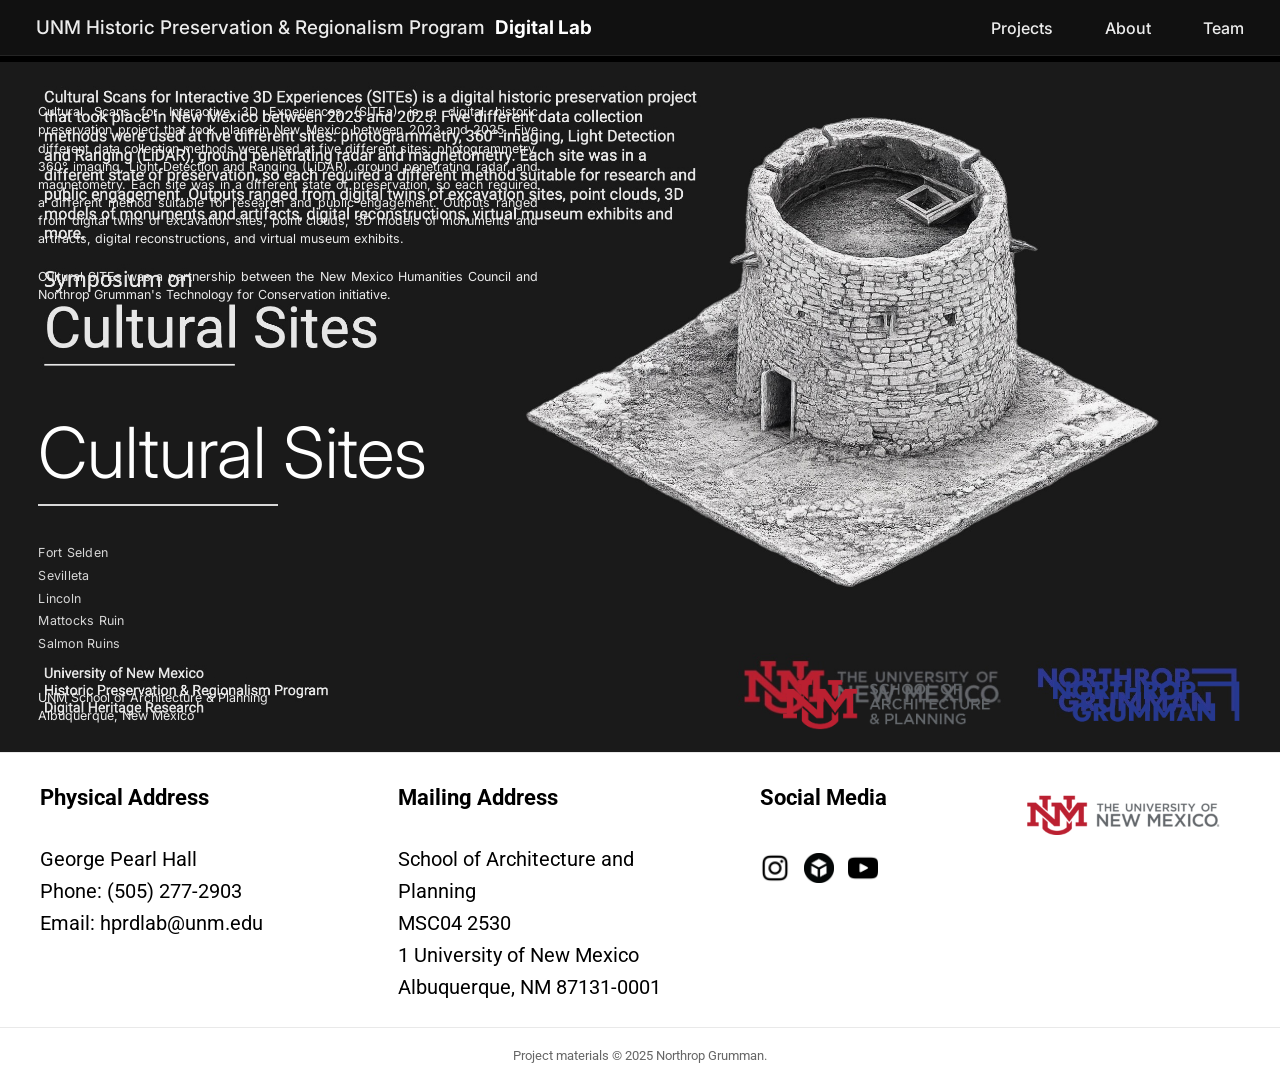
<file: index.html>
<!DOCTYPE html>
<html lang="en">

<head>

    <meta charset="UTF-8">

    <meta name="viewport" content="width=device-width, initial-scale=1.0">

    <title>UNM Historic Preservation & Regionalism Digital Lab</title>

    <!-- Google Fonts -->

    <link rel="preconnect" href="https://fonts.googleapis.com">

    <link rel="preconnect" href="https://fonts.gstatic.com" crossorigin>

    <link href="https://fonts.googleapis.com/css2?family=Inter:wght@300;400;500;600;700&family=Roboto:wght@400;700&display=swap" rel="stylesheet">

    <!-- Stylesheets -->

    <link rel="stylesheet" href="css/style.css">

    <link rel="stylesheet" href="css/nav.css">

    <link rel="stylesheet" href="css/footer.css">

    <link rel="stylesheet" href="css/responsive.css">

</head>

<body>

<!-- =====================================
     NAVIGATION
===================================== -->

<header class="navbar">

    <div class="container">

    <a href="index.html" class="logo">

        <span class="program">

            UNM Historic Preservation &amp; Regionalism Program

        </span>

        <span class="digital">

            Digital Lab

        </span>

    </a>

    <!-- HAMBURGER BUTTON -->

    <button
        class="menu-toggle"
        aria-label="Toggle navigation">

        ☰

    </button>

    <nav>

        <ul>

            <li>

                <a href="projects.html">Projects</a>

            </li>

            <li>

                <a href="about.html">About</a>

            </li>

            <li>

                <a href="team.html">Team</a>

            </li>

        </ul>

    </nav>

</div>

</header>

<!-- =====================================
     HOMEPAGE
===================================== -->

<main class="hero">

    <img
        src="assets/images/homepage-board.jpg"
        class="hero-board"
        alt="Homepage Background">

    <div class="hero-content">        <!-- =====================================
             INTRODUCTION
        ====================================== -->

        <div class="intro">

            <p>

                Cultural Scans for Interactive 3D Experiences (SITEs) is a digital historic preservation project that took place in New Mexico between 2023 and 2025. Five different data collection methods were used at five different sites: photogrammetry, 360° imaging, Light Detection and Ranging (LiDAR), ground penetrating radar, and magnetometry. Each site was in a different state of preservation, so each required a different method suitable for research and public engagement. Outputs ranged from digital twins of excavation sites, point clouds, 3D models of monuments and artifacts, digital reconstructions, and virtual museum exhibits.

            </p>

            <br>

            <p>

                Cultural SITEs was a partnership between the New Mexico Humanities Council and Northrop Grumman's Technology for Conservation initiative.

            </p>

        </div>



        <!-- =====================================
             TITLE
        ====================================== -->

        <div class="title-block">

            <h1>

                Cultural Sites

            </h1>

            <div class="title-line"></div>

        </div>

        <!-- =====================================
             PROJECT SITES
        ====================================== -->

        <div class="site-links">

    <a href="fort-selden.html">Fort Selden</a>

    <a href="sevilleta-pueblo.html">Sevilleta</a>

    <a href="lincoln.html">Lincoln</a>

    <a href="mattock-ruins.html">Mattocks Ruin</a>

    <a href="salmon-ruins.html">Salmon Ruins</a>

</div>        <!-- =====================================
             HOMEPAGE LOCATION
        ====================================== -->

        <div class="homepage-location">

            <p>

                UNM School of Architecture &amp; Planning

                <br>

                Albuquerque, New Mexico

            </p>

        </div>



        <!-- =====================================
             HOMEPAGE LOGOS
        ====================================== -->

        <div class="homepage-logos">

            <img
                src="assets/images/university-of-new-mexico-logo-png_seeklogo-479477.png"
                alt="University of New Mexico"
                class="unm-logo">

            <img
                src="assets/images/northrop-grumman-logo-png_seeklogo-531010.png"
                alt="Northrop Grumman"
                class="northrop-logo">

        </div>

    </div>

</main>



<!-- =====================================
     FOOTER
===================================== -->

<footer class="site-footer">

    <div class="footer-container">

    <div class="footer-column">

        <h3>Physical Address</h3>

        <p>

            George Pearl Hall<br>

            Phone: (505) 277-2903<br>

            Email: hprdlab@unm.edu

        </p>

    </div>

    <div class="footer-column">

        <h3>Mailing Address</h3>

        <p>

            School of Architecture and Planning<br>

            MSC04 2530<br>

            1 University of New Mexico<br>

            Albuquerque, NM 87131-0001

        </p>

    </div>

    <div class="footer-column">

        <h3>Social Media</h3>

        <div class="social-icons">

            <a href="https://www.instagram.com/unm.hpr?utm_source=ig_web_button_share_sheet&igsh=ZDNlZDc0MzIxNw=="
               target="_blank"
               rel="noopener noreferrer">

                <img src="assets/images/instagram-53.png"
                     alt="Instagram">

            </a>

            <a href="https://sketchfab.com/UNM-HPR"
               target="_blank"
               rel="noopener noreferrer">

                <img src="assets/images/sketchfab-logo-black.png"
                     alt="Sketchfab">

            </a>

            <a href="https://youtube.com/@unm_hpr?si=vCM55bL8tyHvq-td"
               target="_blank"
               rel="noopener noreferrer">

                <img src="assets/images/YOUTUBE.png"
                     alt="YouTube">

            </a>

        </div>

    </div>

    <div class="footer-logo">

        <a href="https://www.unm.edu/"
           target="_blank"
           rel="noopener noreferrer">

            <img src="assets/images/university-of-new-mexico-logo-notext.png"
                 alt="University of New Mexico">

        </a>

    </div>

</div>

<div class="footer-credit">

    Project materials © 2025 Northrop Grumman.

</div>

<script src="js/main.js"></script>

</body>

</html>
</file>
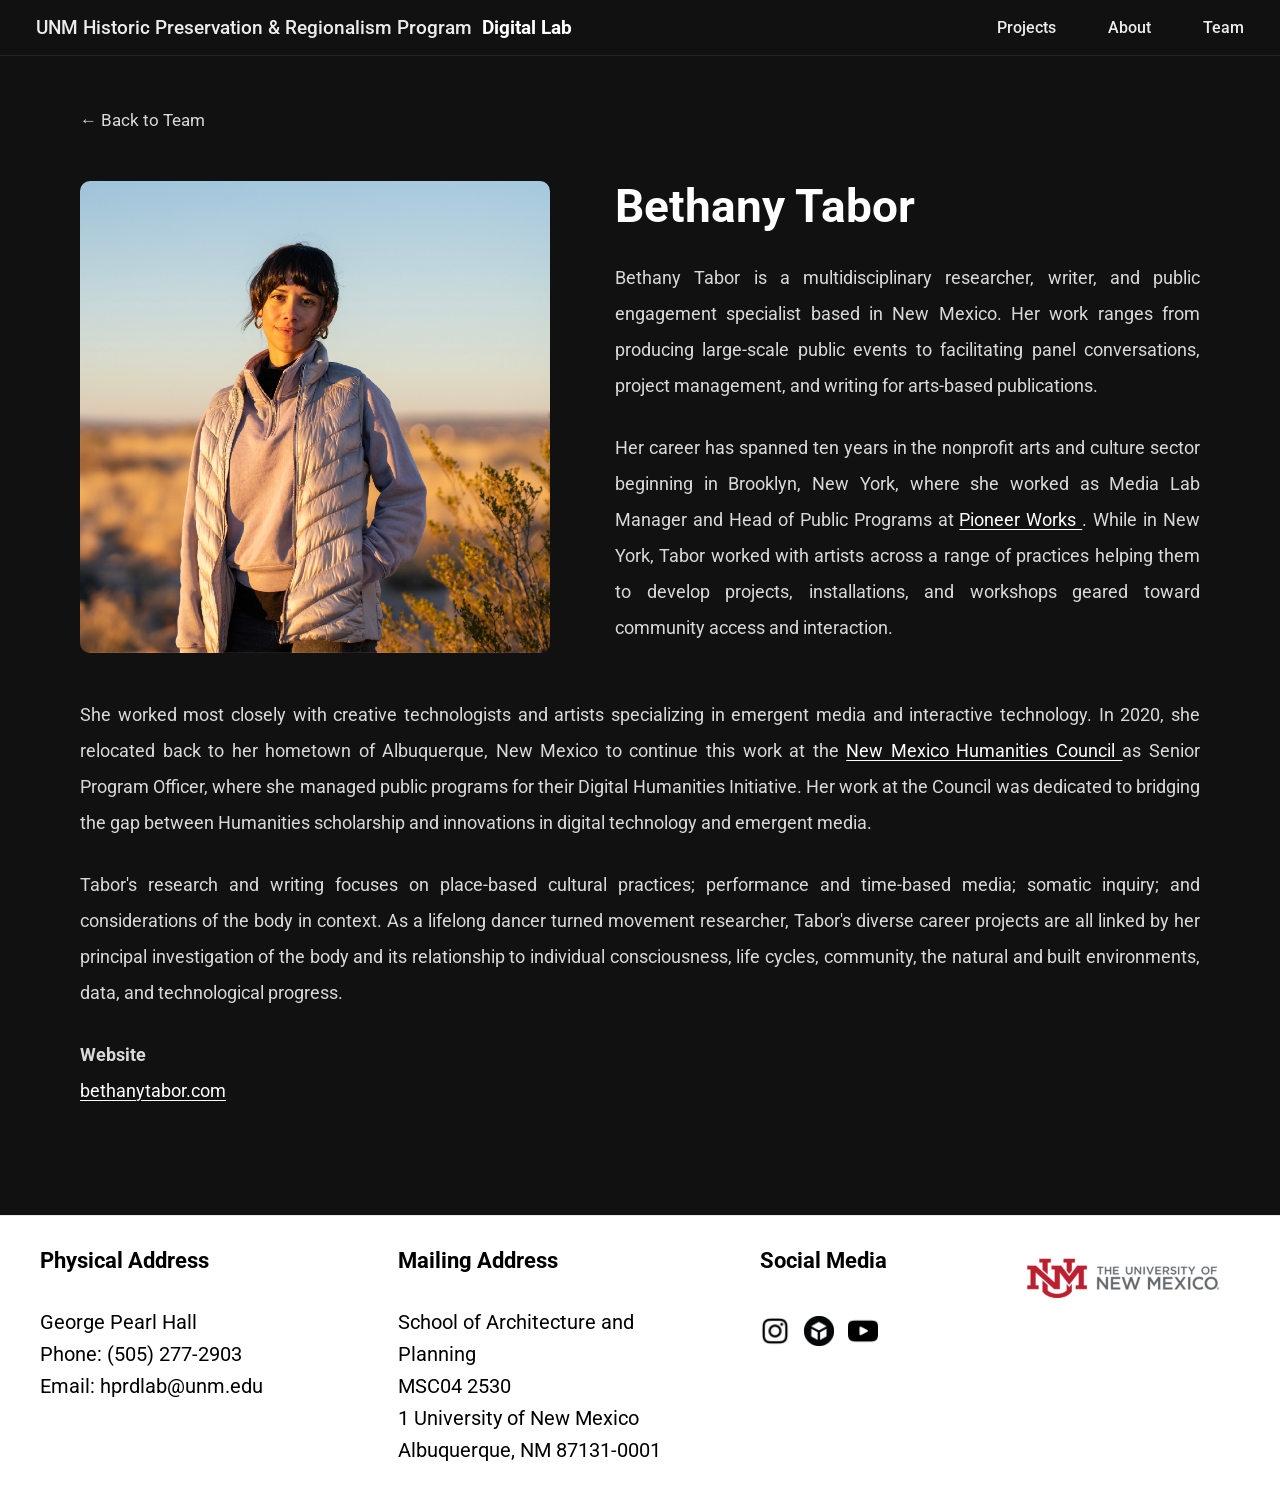
<file: bethany-tabor.html>
<!DOCTYPE html>
<html lang="en">

<head>

    <meta charset="UTF-8">

    <meta name="viewport"
          content="width=device-width, initial-scale=1.0">

    <title>Bethany Tabor | UNM Historic Preservation & Regionalism Digital Lab</title>

    <!-- Google Fonts -->

    <link rel="preconnect"
          href="https://fonts.googleapis.com">

    <link rel="preconnect"
          href="https://fonts.gstatic.com"
          crossorigin>

    <link href="https://fonts.googleapis.com/css2?family=Roboto:wght@300;400;500;700&display=swap"
          rel="stylesheet">

    <!-- CSS -->

    <link rel="stylesheet" href="css/style.css">
    <link rel="stylesheet" href="css/nav.css">
    <link rel="stylesheet" href="css/footer.css">
    <link rel="stylesheet" href="css/responsive.css">
    <link rel="stylesheet" href="css/omid-profile.css">

</head>

<body>

<!-- =====================================
     NAVIGATION
===================================== -->

<header class="navbar">

    <div class="container">

    <a href="index.html" class="logo">

        <span class="program">

            UNM Historic Preservation &amp; Regionalism Program

        </span>

        <span class="digital">

            Digital Lab

        </span>

    </a>

    <!-- HAMBURGER BUTTON -->

    <button
        class="menu-toggle"
        aria-label="Toggle navigation">

        ☰

    </button>

    <nav>

        <ul>

            <li>

                <a href="projects.html">Projects</a>

            </li>

            <li>

                <a href="about.html">About</a>

            </li>

            <li>

                <a href="team.html">Team</a>

            </li>

        </ul>

    </nav>

</div>

</header>

<!-- =====================================
     PROFILE
===================================== -->

<main class="profile-page">

    <div class="profile-container">

        <a href="team.html"
           class="back-link">

            ← Back to Team

        </a>

        <div class="profile-grid">

            <div class="profile-image">

                <img
                    src="assets/images/BETHANY.jpg"
                    alt="Bethany Tabor">

            </div>

            <div class="profile-content">

                <h1>

                    Bethany Tabor

                </h1>

                <p>

                    Bethany Tabor is a multidisciplinary researcher, writer, and public engagement specialist based in New Mexico. Her work ranges from producing large-scale public events to facilitating panel conversations, project management, and writing for arts-based publications.

                </p>

                <p>

                    Her career has spanned ten years in the nonprofit arts and culture sector beginning in Brooklyn, New York, where she worked as Media Lab Manager and Head of Public Programs at

                    <a href="https://pioneerworks.org"
                       target="_blank"
                       rel="noopener noreferrer">

                        Pioneer Works

                    </a>.

                    While in New York, Tabor worked with artists across a range of practices helping them to develop projects, installations, and workshops geared toward community access and interaction.

                </p>

            </div>

        </div><!-- =====================================
     FULL WIDTH BIOGRAPHY
===================================== -->

<div class="profile-full">

    <p>

        She worked most closely with creative technologists and artists specializing in emergent media and interactive technology. In 2020, she relocated back to her hometown of Albuquerque, New Mexico to continue this work at the

        <a href="https://newmexicohumanities.org"
           target="_blank"
           rel="noopener noreferrer">

            New Mexico Humanities Council

        </a>

        as Senior Program Officer, where she managed public programs for their Digital Humanities Initiative. Her work at the Council was dedicated to bridging the gap between Humanities scholarship and innovations in digital technology and emergent media.

    </p>

    <p>

        Tabor's research and writing focuses on place-based cultural practices; performance and time-based media; somatic inquiry; and considerations of the body in context. As a lifelong dancer turned movement researcher, Tabor's diverse career projects are all linked by her principal investigation of the body and its relationship to individual consciousness, life cycles, community, the natural and built environments, data, and technological progress.

    </p>

    <!-- =====================================
         WEBSITE
    ====================================== -->

    <p>

        <strong>Website</strong><br>

        <a href="https://bethanytabor.com/"
           target="_blank"
           rel="noopener noreferrer">

            bethanytabor.com

        </a>

    </p>

</div>

</div>

</main><!-- =====================================
     FOOTER
===================================== -->

<footer class="site-footer">

    <div class="footer-container">

        <!-- =====================================
             PHYSICAL ADDRESS
        ====================================== -->

        <div class="footer-column">

            <h3>

                Physical Address

            </h3>

            <p>

                George Pearl Hall<br>

                Phone: (505) 277-2903<br>

                Email: hprdlab@unm.edu

            </p>

        </div>

        <!-- =====================================
             MAILING ADDRESS
        ====================================== -->

        <div class="footer-column">

            <h3>

                Mailing Address

            </h3>

            <p>

                School of Architecture and Planning<br>

                MSC04 2530<br>

                1 University of New Mexico<br>

                Albuquerque, NM 87131-0001

            </p>

        </div>

        <!-- =====================================
             SOCIAL MEDIA
        ====================================== -->

        <div class="footer-column">

            <h3>

                Social Media

            </h3>

            <div class="social-icons">

                <a
                    href="https://www.instagram.com/unm.hpr?utm_source=ig_web_button_share_sheet&igsh=ZDNlZDc0MzIxNw=="
                    target="_blank"
                    rel="noopener noreferrer">

                    <img
                        src="assets/images/instagram-53.png"
                        alt="Instagram">

                </a>

                <a
                    href="https://sketchfab.com/UNM-HPR"
                    target="_blank"
                    rel="noopener noreferrer">

                    <img
                        src="assets/images/sketchfab-logo-black.png"
                        alt="Sketchfab">

                </a>

                <a
                    href="https://youtube.com/@unm_hpr?si=vCM55bL8tyHvq-td"
                    target="_blank"
                    rel="noopener noreferrer">

                    <img
                        src="assets/images/YOUTUBE.png"
                        alt="YouTube">

                </a>

            </div>

        </div>

        <!-- =====================================
             UNM LOGO
        ====================================== -->

        <div class="footer-logo">

            <a
                href="https://www.unm.edu/"
                target="_blank"
                rel="noopener noreferrer">

                <img
                    src="assets/images/university-of-new-mexico-logo-notext.png"
                    alt="University of New Mexico">

            </a>

        </div>

    </div>

</footer>

<script src="js/main.js"></script>

</body>

</html>
</file>
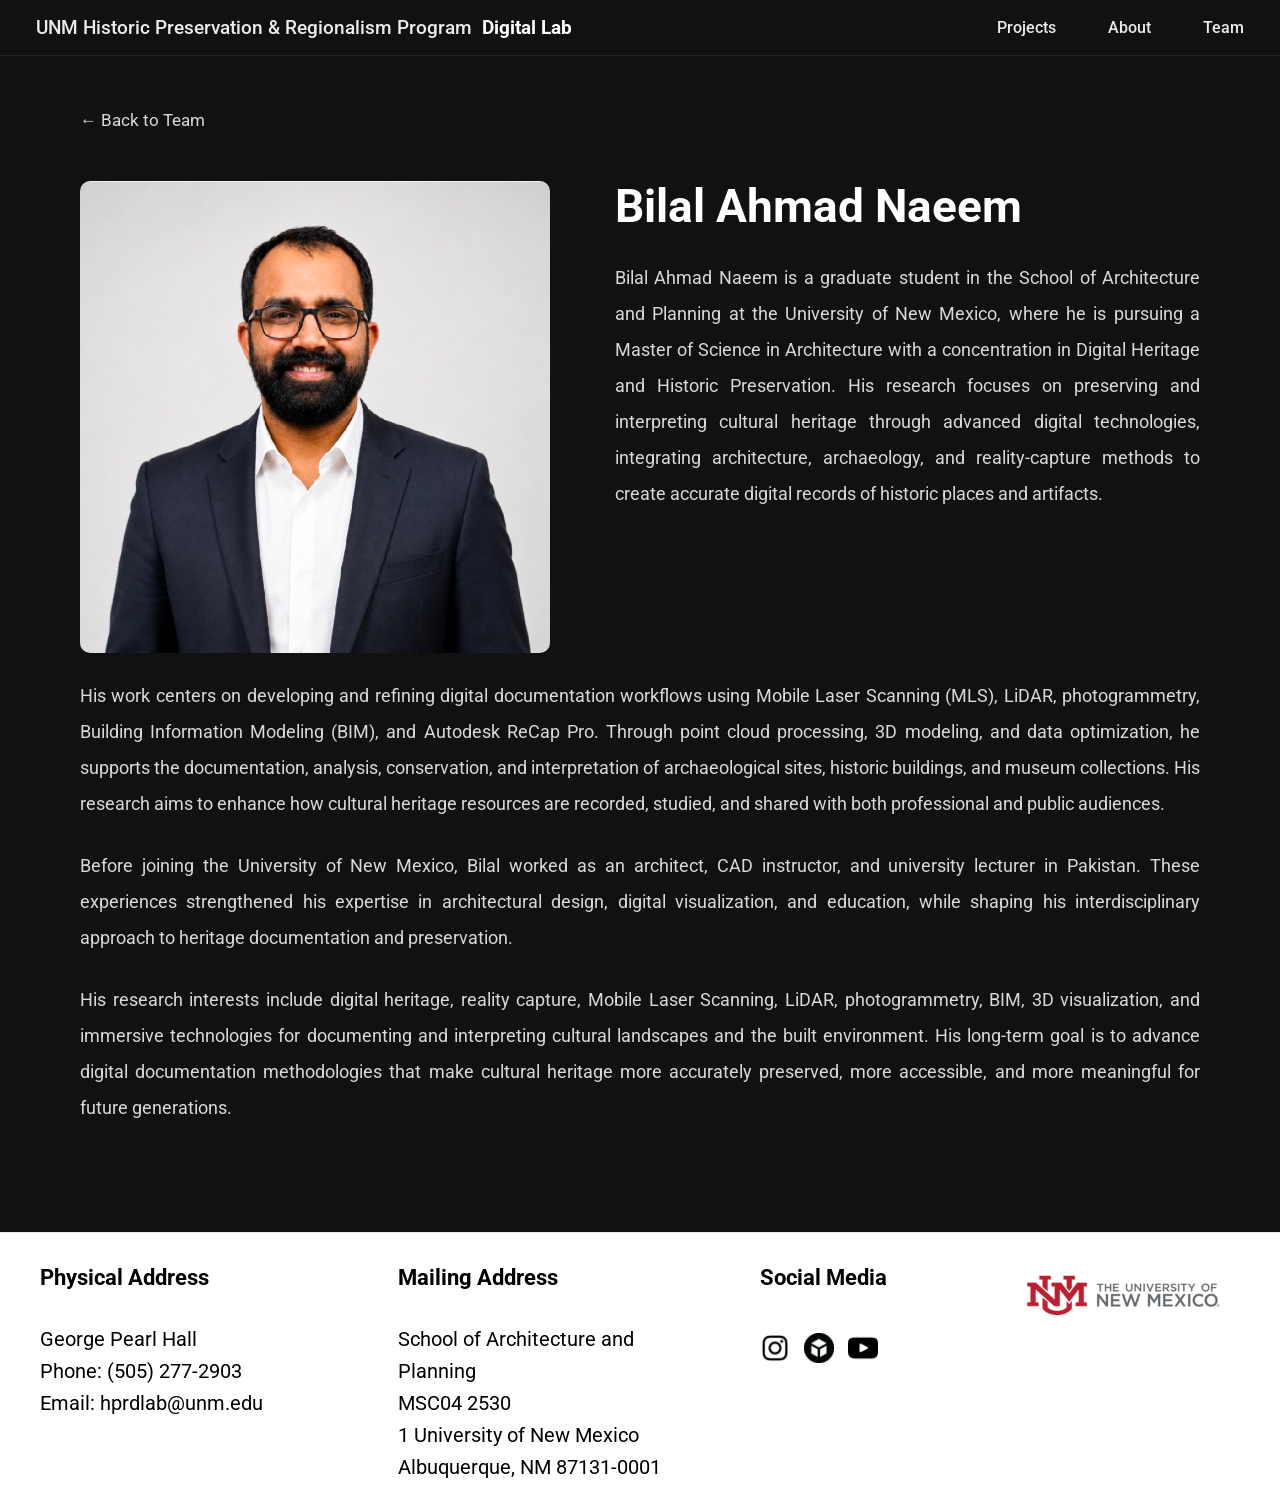
<file: bilal-ahmad-naeem.html>
<!DOCTYPE html>
<html lang="en">

<head>

    <meta charset="UTF-8">

    <meta name="viewport"
          content="width=device-width, initial-scale=1.0">

    <title>Bilal Ahmad Naeem | UNM Historic Preservation & Regionalism Digital Lab</title>

    <!-- Google Fonts -->

    <link rel="preconnect"
          href="https://fonts.googleapis.com">

    <link rel="preconnect"
          href="https://fonts.gstatic.com"
          crossorigin>

    <link href="https://fonts.googleapis.com/css2?family=Roboto:wght@300;400;500;700&display=swap"
          rel="stylesheet">

    <!-- CSS -->

    <link rel="stylesheet" href="css/style.css">
    <link rel="stylesheet" href="css/nav.css">
    <link rel="stylesheet" href="css/footer.css">
    <link rel="stylesheet" href="css/responsive.css">
    <link rel="stylesheet" href="css/omid-profile.css">

</head>

<body>

<!-- =====================================
     NAVIGATION
===================================== -->

<header class="navbar">

    <div class="container">

    <a href="index.html" class="logo">

        <span class="program">

            UNM Historic Preservation &amp; Regionalism Program

        </span>

        <span class="digital">

            Digital Lab

        </span>

    </a>

    <!-- HAMBURGER BUTTON -->

    <button
        class="menu-toggle"
        aria-label="Toggle navigation">

        ☰

    </button>

    <nav>

        <ul>

            <li>

                <a href="projects.html">Projects</a>

            </li>

            <li>

                <a href="about.html">About</a>

            </li>

            <li>

                <a href="team.html">Team</a>

            </li>

        </ul>

    </nav>

</div>

</header>

<!-- =====================================
     PROFILE
===================================== -->

<main class="profile-page">

    <div class="profile-container">

        <a href="team.html"
           class="back-link">

            ← Back to Team

        </a>

        <div class="profile-grid">

            <div class="profile-image">

                <img
                    src="assets/images/BILAL.jpg"
                    alt="Bilal Ahmad Naeem">

            </div>

            <div class="profile-content">

                <h1>

                    Bilal Ahmad Naeem

                </h1>

                <p>

                    Bilal Ahmad Naeem is a graduate student in the School of Architecture and Planning at the University of New Mexico, where he is pursuing a Master of Science in Architecture with a concentration in Digital Heritage and Historic Preservation. His research focuses on preserving and interpreting cultural heritage through advanced digital technologies, integrating architecture, archaeology, and reality-capture methods to create accurate digital records of historic places and artifacts.

                </p>

            </div>

        </div>        <!-- =====================================
             FULL WIDTH BIOGRAPHY
        ====================================== -->

        <div class="profile-full">

            <p>

                His work centers on developing and refining digital documentation workflows using Mobile Laser Scanning (MLS), LiDAR, photogrammetry, Building Information Modeling (BIM), and Autodesk ReCap Pro. Through point cloud processing, 3D modeling, and data optimization, he supports the documentation, analysis, conservation, and interpretation of archaeological sites, historic buildings, and museum collections. His research aims to enhance how cultural heritage resources are recorded, studied, and shared with both professional and public audiences.

            </p>

            <p>

                Before joining the University of New Mexico, Bilal worked as an architect, CAD instructor, and university lecturer in Pakistan. These experiences strengthened his expertise in architectural design, digital visualization, and education, while shaping his interdisciplinary approach to heritage documentation and preservation.

            </p>

            <p>

                His research interests include digital heritage, reality capture, Mobile Laser Scanning, LiDAR, photogrammetry, BIM, 3D visualization, and immersive technologies for documenting and interpreting cultural landscapes and the built environment. His long-term goal is to advance digital documentation methodologies that make cultural heritage more accurately preserved, more accessible, and more meaningful for future generations.

            </p>

        </div>

    </div>

</main><!-- =====================================
     FOOTER
===================================== -->

<footer class="site-footer">

    <div class="footer-container">

        <!-- =====================================
             PHYSICAL ADDRESS
        ====================================== -->

        <div class="footer-column">

            <h3>

                Physical Address

            </h3>

            <p>

                George Pearl Hall<br>

                Phone: (505) 277-2903<br>

                Email: hprdlab@unm.edu

            </p>

        </div>

        <!-- =====================================
             MAILING ADDRESS
        ====================================== -->

        <div class="footer-column">

            <h3>

                Mailing Address

            </h3>

            <p>

                School of Architecture and Planning<br>

                MSC04 2530<br>

                1 University of New Mexico<br>

                Albuquerque, NM 87131-0001

            </p>

        </div>

        <!-- =====================================
             SOCIAL MEDIA
        ====================================== -->

        <div class="footer-column">

            <h3>

                Social Media

            </h3>

            <div class="social-icons">

                <a
                    href="https://www.instagram.com/unm.hpr?utm_source=ig_web_button_share_sheet&igsh=ZDNlZDc0MzIxNw=="
                    target="_blank"
                    rel="noopener noreferrer">

                    <img
                        src="assets/images/instagram-53.png"
                        alt="Instagram">

                </a>

                <a
                    href="https://sketchfab.com/UNM-HPR"
                    target="_blank"
                    rel="noopener noreferrer">

                    <img
                        src="assets/images/sketchfab-logo-black.png"
                        alt="Sketchfab">

                </a>

                <a
                    href="https://youtube.com/@unm_hpr?si=vCM55bL8tyHvq-td"
                    target="_blank"
                    rel="noopener noreferrer">

                    <img
                        src="assets/images/YOUTUBE.png"
                        alt="YouTube">

                </a>

            </div>

        </div>

        <!-- =====================================
             UNM LOGO
        ====================================== -->

        <div class="footer-logo">

            <a
                href="https://www.unm.edu/"
                target="_blank"
                rel="noopener noreferrer">

                <img
                    src="assets/images/university-of-new-mexico-logo-notext.png"
                    alt="University of New Mexico">

            </a>

        </div>

    </div>

</footer>

<script src="js/main.js"></script>

</body>

</html>
</file>
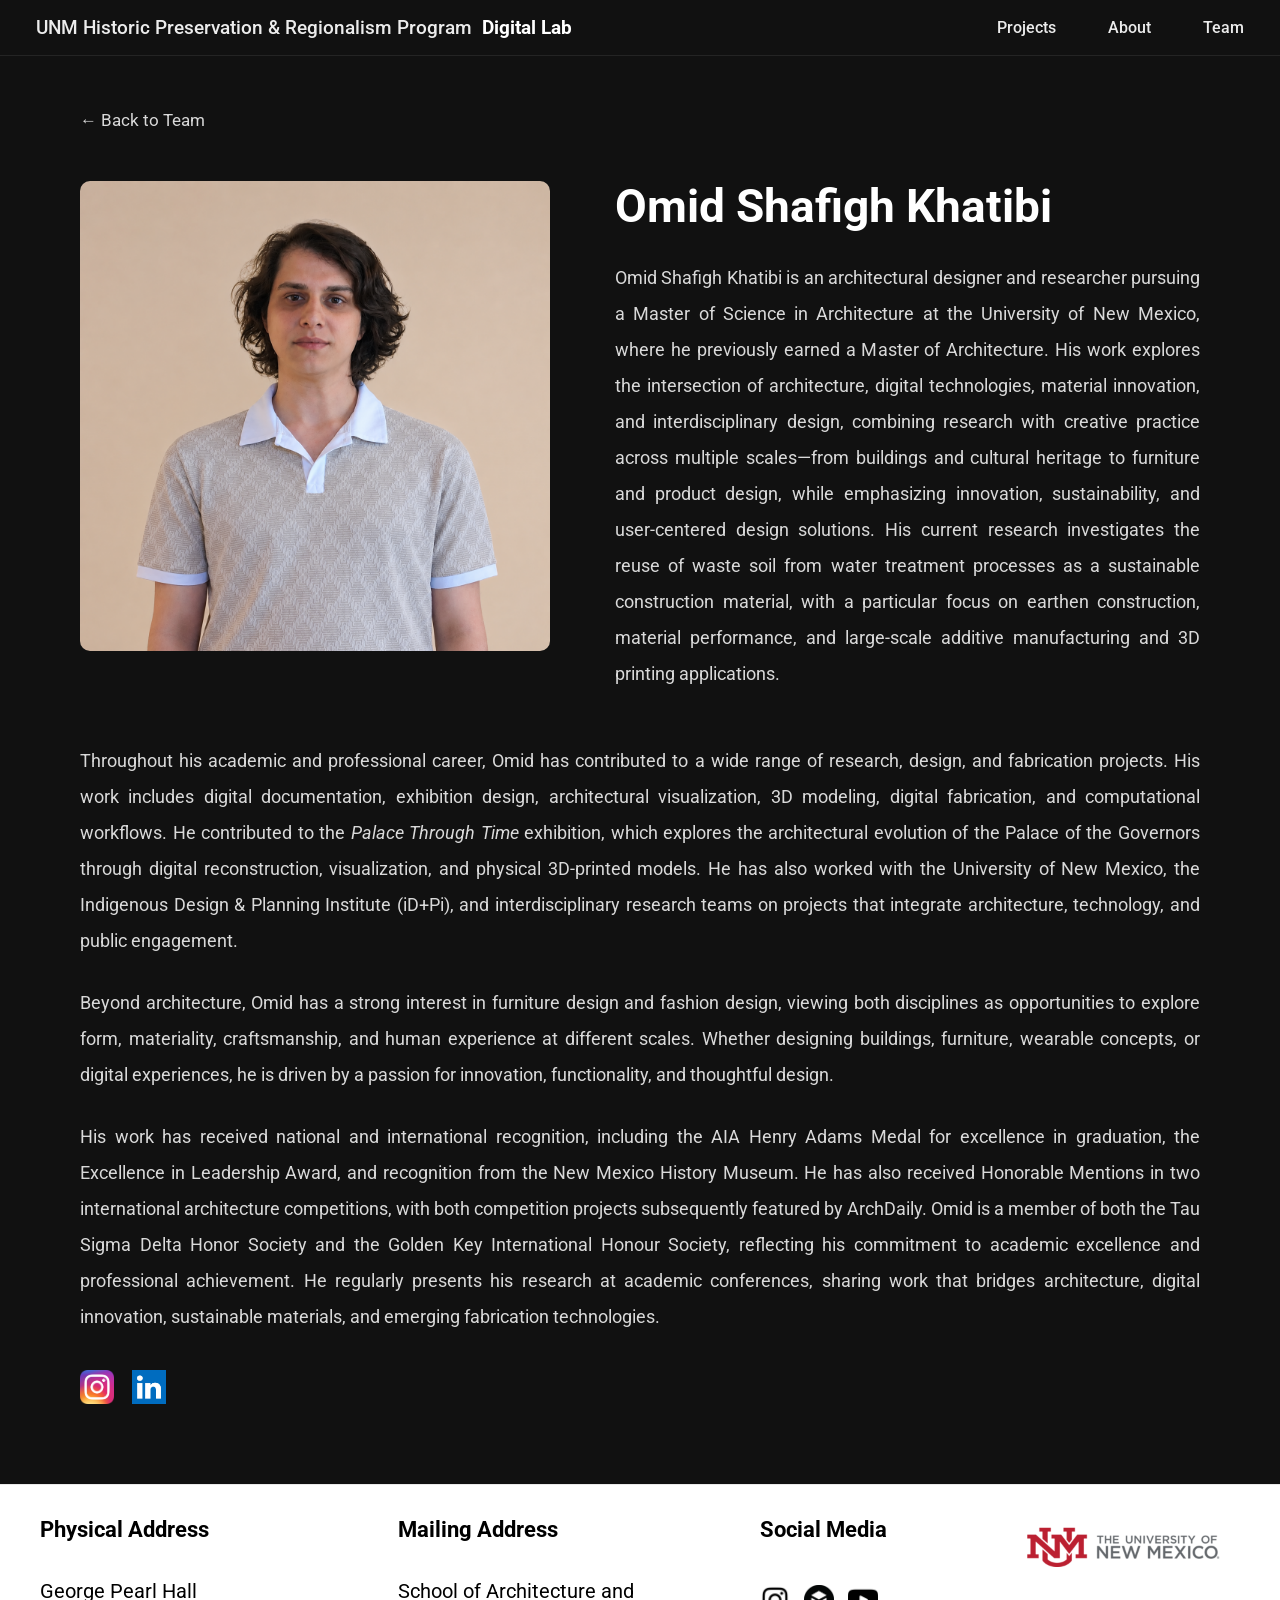
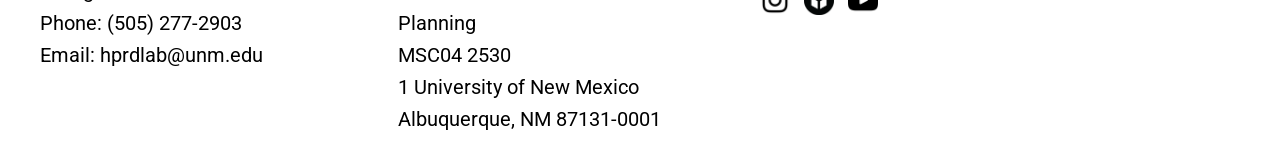
<file: omid-shafigh-khatibi.html>
<!DOCTYPE html>
<html lang="en">

<head>

    <meta charset="UTF-8">

    <meta name="viewport"
          content="width=device-width, initial-scale=1.0">

    <title>Omid Shafigh Khatibi | UNM Historic Preservation & Regionalism Digital Lab</title>

    <!-- Google Fonts -->

    <link rel="preconnect"
          href="https://fonts.googleapis.com">

    <link rel="preconnect"
          href="https://fonts.gstatic.com"
          crossorigin>

    <link href="https://fonts.googleapis.com/css2?family=Roboto:wght@300;400;500;700&display=swap"
          rel="stylesheet">

    <!-- CSS -->

    <link rel="stylesheet" href="css/style.css">
    <link rel="stylesheet" href="css/nav.css">
    <link rel="stylesheet" href="css/footer.css">
    <link rel="stylesheet" href="css/responsive.css">
    <link rel="stylesheet" href="css/omid-profile.css">

</head>

<body>

<!-- =====================================
     NAVIGATION
===================================== -->

<header class="navbar">

    <div class="container">

    <a href="index.html" class="logo">

        <span class="program">

            UNM Historic Preservation &amp; Regionalism Program

        </span>

        <span class="digital">

            Digital Lab

        </span>

    </a>

    <!-- HAMBURGER BUTTON -->

    <button
        class="menu-toggle"
        aria-label="Toggle navigation">

        ☰

    </button>

    <nav>

        <ul>

            <li>

                <a href="projects.html">Projects</a>

            </li>

            <li>

                <a href="about.html">About</a>

            </li>

            <li>

                <a href="team.html">Team</a>

            </li>

        </ul>

    </nav>

</div>

</header>

<!-- =====================================
     PROFILE
===================================== -->

<main class="profile-page">

    <div class="profile-container">

        <a href="team.html"
           class="back-link">

            ← Back to Team

        </a>

        <div class="profile-grid">

            <div class="profile-image">

                <img
                    src="assets/images/OMID.jpg"
                    alt="Omid Shafigh Khatibi">

            </div>

            <div class="profile-content">

                <h1>

                    Omid Shafigh Khatibi

                </h1>

                <p>

                    Omid Shafigh Khatibi is an architectural designer and researcher pursuing a Master of Science in Architecture at the University of New Mexico, where he previously earned a Master of Architecture. His work explores the intersection of architecture, digital technologies, material innovation, and interdisciplinary design, combining research with creative practice across multiple scales—from buildings and cultural heritage to furniture and product design, while emphasizing innovation, sustainability, and user-centered design solutions. His current research investigates the reuse of waste soil from water treatment processes as a sustainable construction material, with a particular focus on earthen construction, material performance, and large-scale additive manufacturing and 3D printing applications.
                </p>

            </div>

        </div>

        <!-- =====================================
             FULL WIDTH BIOGRAPHY
        ====================================== -->

        <div class="profile-full">    <p>

        Throughout his academic and professional career, Omid has contributed to a wide range of research, design, and fabrication projects. His work includes digital documentation, exhibition design, architectural visualization, 3D modeling, digital fabrication, and computational workflows. He contributed to the <em>Palace Through Time</em> exhibition, which explores the architectural evolution of the Palace of the Governors through digital reconstruction, visualization, and physical 3D-printed models. He has also worked with the University of New Mexico, the Indigenous Design & Planning Institute (iD+Pi), and interdisciplinary research teams on projects that integrate architecture, technology, and public engagement.

    </p>

    <p>

        Beyond architecture, Omid has a strong interest in furniture design and fashion design, viewing both disciplines as opportunities to explore form, materiality, craftsmanship, and human experience at different scales. Whether designing buildings, furniture, wearable concepts, or digital experiences, he is driven by a passion for innovation, functionality, and thoughtful design.

    </p>

    <p>

        His work has received national and international recognition, including the AIA Henry Adams Medal for excellence in graduation, the Excellence in Leadership Award, and recognition from the New Mexico History Museum. He has also received Honorable Mentions in two international architecture competitions, with both competition projects subsequently featured by ArchDaily. Omid is a member of both the Tau Sigma Delta Honor Society and the Golden Key International Honour Society, reflecting his commitment to academic excellence and professional achievement. He regularly presents his research at academic conferences, sharing work that bridges architecture, digital innovation, sustainable materials, and emerging fabrication technologies.

    </p>

    <!-- =====================================
         SOCIAL LINKS
    ====================================== -->

    <div class="profile-social">

        <a
            href="https://www.instagram.com/archofomid/"
            target="_blank"
            rel="noopener noreferrer"
            aria-label="Instagram">

            <img
                src="assets/images/insta.png"
                alt="Instagram">

        </a>

        <a
            href="https://www.linkedin.com/in/omidshkh?utm_source=share_via&utm_content=profile&utm_medium=member_ios"
            target="_blank"
            rel="noopener noreferrer"
            aria-label="LinkedIn">

            <img
                src="assets/images/link.png"
                alt="LinkedIn">

        </a>

    </div>

</div></div>

</main>

<!-- =====================================
     FOOTER
===================================== -->

<footer class="site-footer">

    <div class="footer-container">

        <!-- =====================================
             PHYSICAL ADDRESS
        ====================================== -->

        <div class="footer-column">

            <h3>

                Physical Address

            </h3>

            <p>

                George Pearl Hall<br>

                Phone: (505) 277-2903<br>

                Email: hprdlab@unm.edu

            </p>

        </div>

        <!-- =====================================
             MAILING ADDRESS
        ====================================== -->

        <div class="footer-column">

            <h3>

                Mailing Address

            </h3>

            <p>

                School of Architecture and Planning<br>

                MSC04 2530<br>

                1 University of New Mexico<br>

                Albuquerque, NM 87131-0001

            </p>

        </div>

        <!-- =====================================
             SOCIAL MEDIA
        ====================================== -->

        <div class="footer-column">

            <h3>

                Social Media

            </h3>

            <div class="social-icons">

                <a
                    href="https://www.instagram.com/unm.hpr?utm_source=ig_web_button_share_sheet&igsh=ZDNlZDc0MzIxNw=="
                    target="_blank"
                    rel="noopener noreferrer">

                    <img
                        src="assets/images/instagram-53.png"
                        alt="Instagram">

                </a>

                <a
                    href="https://sketchfab.com/UNM-HPR"
                    target="_blank"
                    rel="noopener noreferrer">

                    <img
                        src="assets/images/sketchfab-logo-black.png"
                        alt="Sketchfab">

                </a>

                <a
                    href="https://youtube.com/@unm_hpr?si=vCM55bL8tyHvq-td"
                    target="_blank"
                    rel="noopener noreferrer">

                    <img
                        src="assets/images/YOUTUBE.png"
                        alt="YouTube">

                </a>

            </div>

        </div>

        <!-- =====================================
             UNM LOGO
        ====================================== -->

        <div class="footer-logo">

            <a
                href="https://www.unm.edu/"
                target="_blank"
                rel="noopener noreferrer">

                <img
                    src="assets/images/university-of-new-mexico-logo-notext.png"
                    alt="University of New Mexico">

            </a>

        </div>

    </div>

</footer>

<script src="js/main.js"></script>

</body>

</html>
</file>
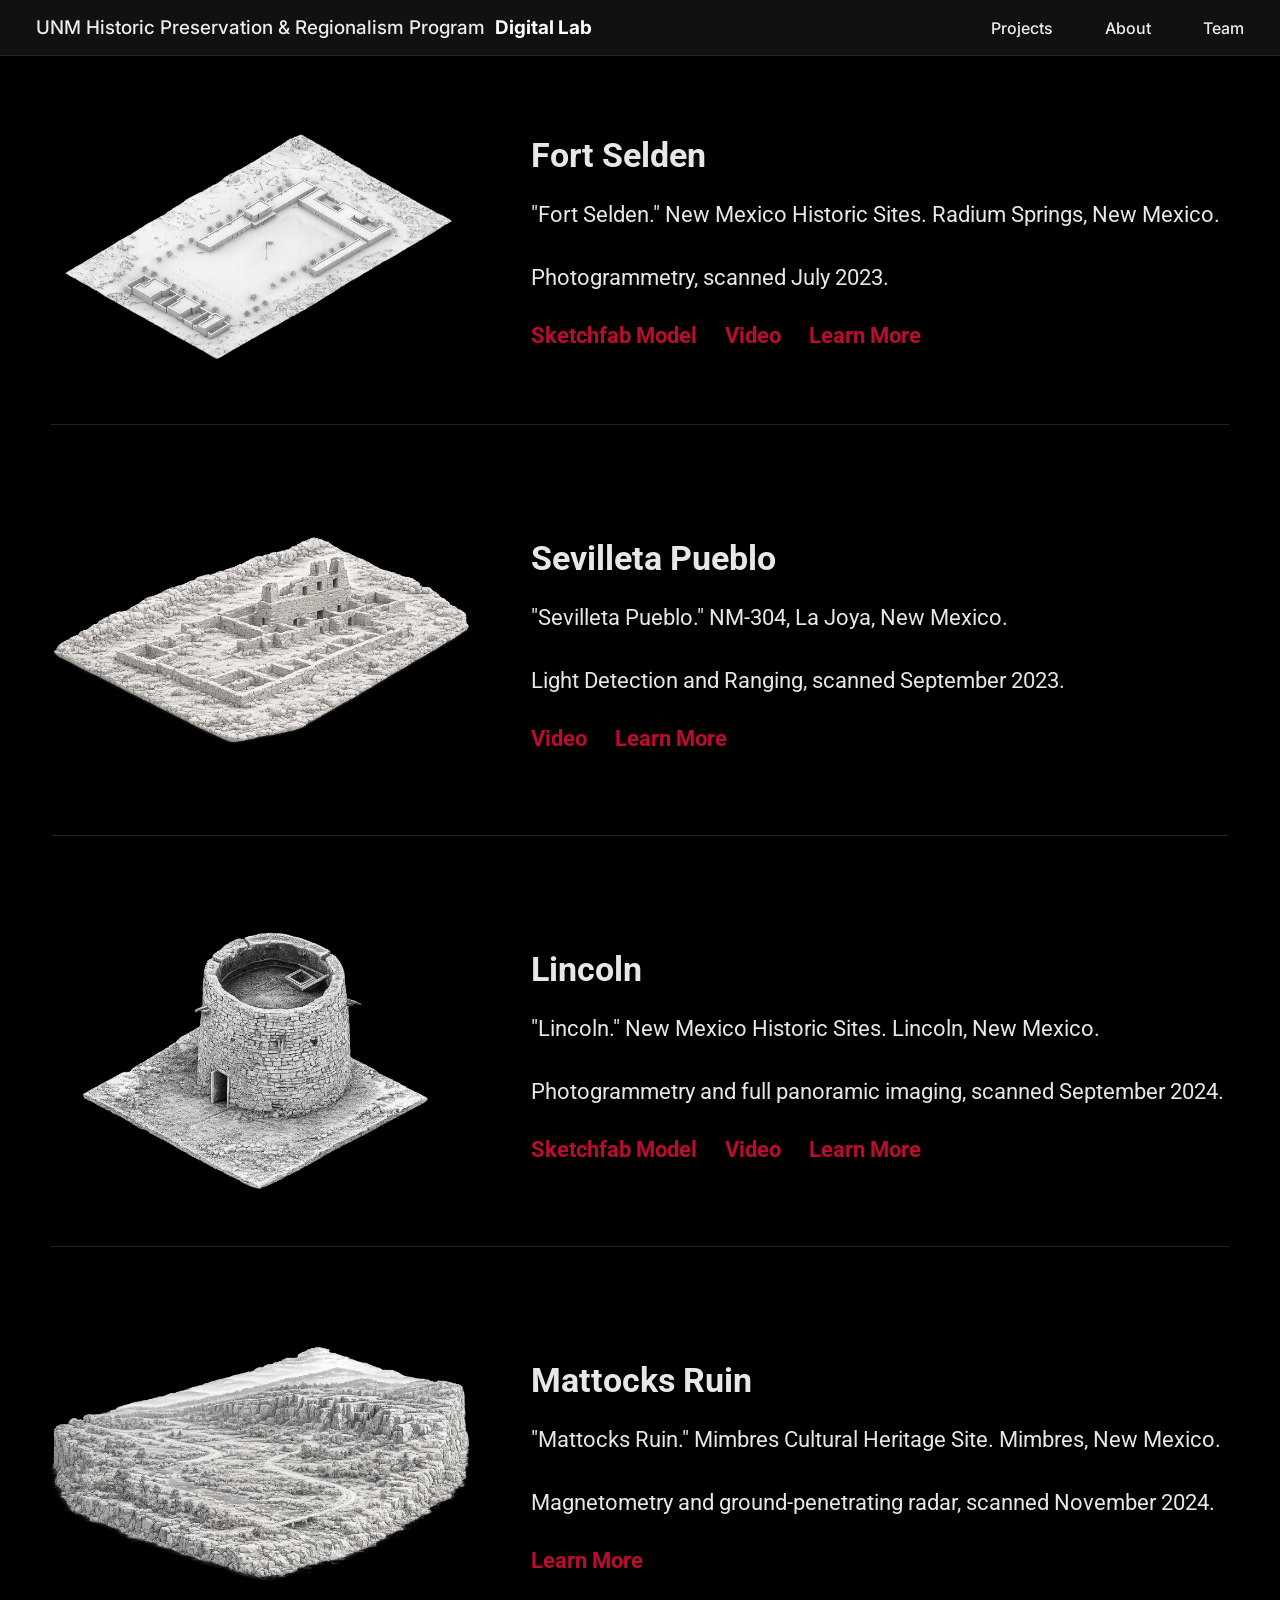
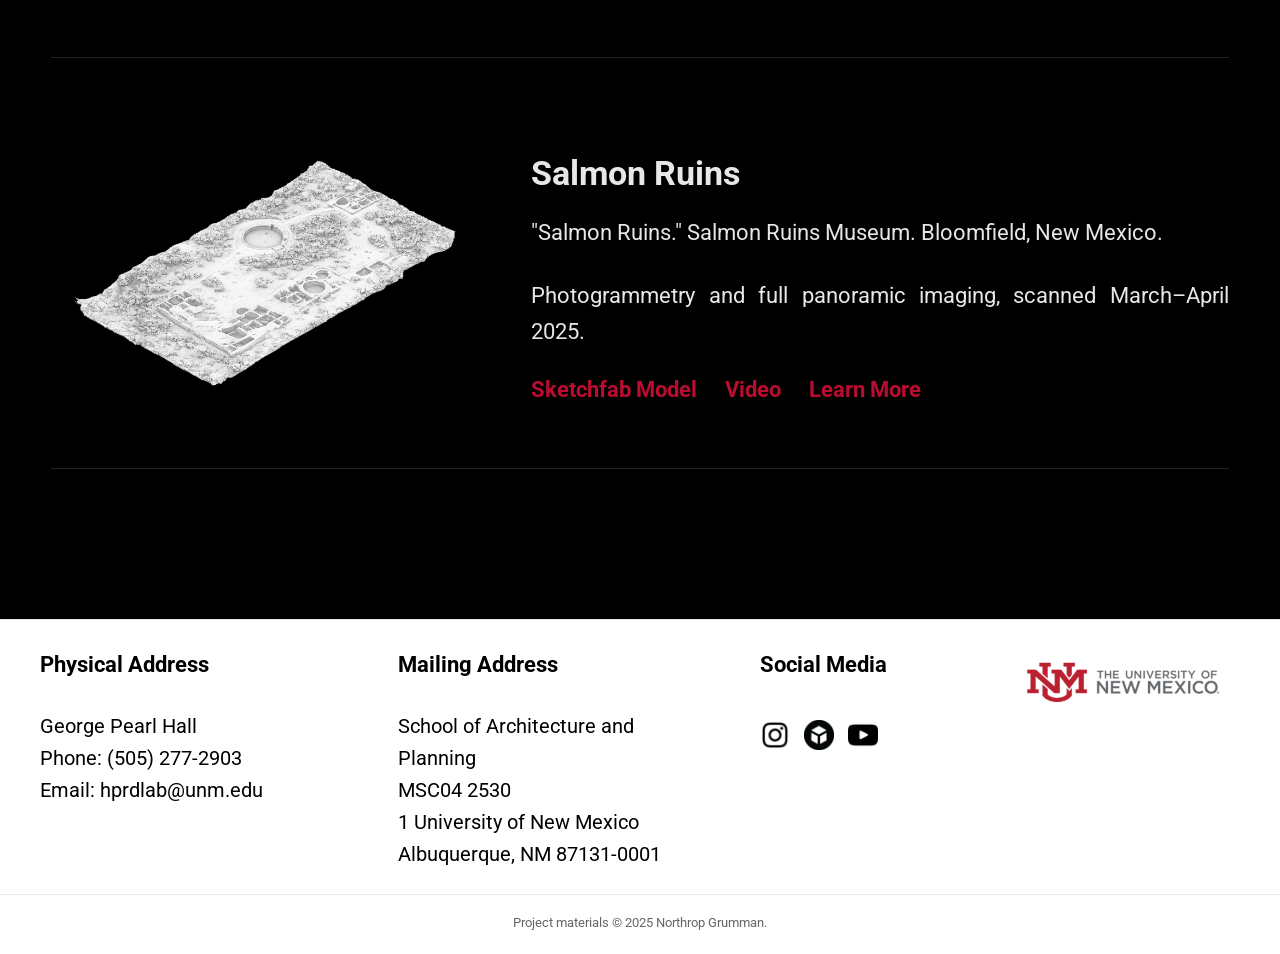
<file: projects.html>
<!DOCTYPE html>
<html lang="en">

<head>

    <meta charset="UTF-8">

    <meta name="viewport"
          content="width=device-width, initial-scale=1.0">

    <title>UNM Historic Preservation & Regionalism Digital Lab</title>

    <!-- Google Fonts -->

    <link rel="preconnect"
          href="https://fonts.googleapis.com">

    <link rel="preconnect"
          href="https://fonts.gstatic.com"
          crossorigin>

    <link href="https://fonts.googleapis.com/css2?family=Inter:wght@300;400;500;600;700&family=Roboto:wght@400;700&display=swap"
          rel="stylesheet">

    <!-- Stylesheets -->

    <link rel="stylesheet"
          href="css/style.css">

    <link rel="stylesheet"
          href="css/nav.css">

    <link rel="stylesheet"
          href="css/footer.css">

    <link rel="stylesheet"
          href="css/projects.css">

    <link rel="stylesheet"
          href="css/responsive.css">

</head>

<body>

<!-- =====================================
     NAVIGATION
===================================== -->

<header class="navbar">

    <div class="container">

    <a href="index.html" class="logo">

        <span class="program">

            UNM Historic Preservation &amp; Regionalism Program

        </span>

        <span class="digital">

            Digital Lab

        </span>

    </a>

    <!-- HAMBURGER BUTTON -->

    <button
        class="menu-toggle"
        aria-label="Toggle navigation">

        ☰

    </button>

    <nav>

        <ul>

            <li>

                <a href="projects.html">Projects</a>

            </li>

            <li>

                <a href="about.html">About</a>

            </li>

            <li>

                <a href="team.html">Team</a>

            </li>

        </ul>

    </nav>

</div>

</header>

<!-- =====================================
     PROJECTS PAGE
===================================== -->

<main class="projects-page">

    <div class="projects-container">        <!-- =====================================
             FORT SELDEN
        ====================================== -->

        <section class="project-card">

            <div class="project-image">

                <a href="fort-selden.html">

                    <img
                        src="assets/images/FORTSELDEN.png"
                        alt="Fort Selden">

                </a>

            </div>

            <div class="project-content">

                <h2>

                    <a href="fort-selden.html">

                        Fort Selden

                    </a>

                </h2>

                <p>
    "Fort Selden." New Mexico Historic Sites. Radium Springs, New Mexico.  
</p>

<p>
    Photogrammetry, scanned July 2023.
</p>

                <div class="project-links">

                    <a href="https://skfb.ly/pLHUS"
                       target="_blank">

                        Sketchfab Model

                    </a>

                    <a href="https://youtube.com/@unm_hpr?si=DTxwahHwWX-w2zsJ"
                       target="_blank">

                        Video

                    </a>

                    <a href="fort-selden.html">

                        Learn More

                    </a>

                </div>

            </div>

        </section>



        <!-- =====================================
             SEVILLETA PUEBLO
        ====================================== -->

        <section class="project-card">

            <div class="project-image">

                <a href="sevilleta-pueblo.html">

                    <img
                        src="assets/images/Sevilleta Pueblo.png"
                        alt="Sevilleta Pueblo">

                </a>

            </div>

            <div class="project-content">

                <h2>

                    <a href="sevilleta-pueblo.html">

                        Sevilleta Pueblo

                    </a>

                </h2>

                <p>
    "Sevilleta Pueblo." NM-304, La Joya, New Mexico. 
</p>

<p>
    Light Detection and Ranging, scanned September 2023.
</p>

                <div class="project-links">

                    

                    <a href="https://youtube.com/@unm_hpr?si=DTxwahHwWX-w2zsJ"
                       target="_blank">

                        Video

                    </a>

                    <a href="sevilleta-pueblo.html">

                        Learn More

                    </a>

                </div>

            </div>

        </section>



        <!-- =====================================
             LINCOLN
        ====================================== -->

        <section class="project-card">

            <div class="project-image">

                <a href="lincoln.html">

                    <img
                        src="assets/images/Lincoln.png"
                        alt="Lincoln">

                </a>

            </div>

            <div class="project-content">

                <h2>

                    <a href="lincoln.html">

                        Lincoln

                    </a>

                </h2>

                <p>
    "Lincoln." New Mexico Historic Sites. Lincoln, New Mexico. 
</p>

<p>
    Photogrammetry and full panoramic imaging, scanned September 2024.
</p>

                <div class="project-links">

                    <a href="https://skfb.ly/pLHRr"
                       target="_blank">

                        Sketchfab Model

                    </a>

                    <a href="https://youtube.com/@unm_hpr?si=DTxwahHwWX-w2zsJ"
                       target="_blank">

                        Video

                    </a>

                    <a href="lincoln.html">

                        Learn More

                    </a>

                </div>

            </div>

        </section>        <!-- =====================================
             MATTOCKS RUIN
        ====================================== -->

        <section class="project-card">

            <div class="project-image">

                <a href="mattock-ruins.html">

                    <img
                        src="assets/images/Mattocks Ruin.png"
                        alt="Mattocks Ruin">

                </a>

            </div>

            <div class="project-content">

                <h2>

                    <a href="mattock-ruins.html">

                        Mattocks Ruin

                    </a>

                </h2>

                <p>
    "Mattocks Ruin." Mimbres Cultural Heritage Site. Mimbres, New Mexico. 
</p>

<p>
    Magnetometry and ground-penetrating radar, scanned November 2024.
</p>

                <div class="project-links">

                    

                    

                    <a href="mattock-ruins.html">

                        Learn More

                    </a>

                </div>

            </div>

        </section>



        <!-- =====================================
             SALMON RUINS
        ====================================== -->

        <section class="project-card">

            <div class="project-image">

                <a href="salmon-ruins.html">

                    <img
                        src="assets/images/SalmonRuins.png"
                        alt="Salmon Ruins">

                </a>

            </div>

            <div class="project-content">

                <h2>

                    <a href="salmon-ruins.html">

                        Salmon Ruins

                    </a>

                </h2>

                <p>
    "Salmon Ruins." Salmon Ruins Museum. Bloomfield, New Mexico.
</p>

<p>
    Photogrammetry and full panoramic imaging, scanned March–April 2025.
</p>

                <div class="project-links">

                    <a href="https://skfb.ly/pLK8T"
                       target="_blank"
                       rel="noopener noreferrer">

                        Sketchfab Model

                    </a>

                    <a href="https://youtube.com/@unm_hpr?si=DTxwahHwWX-w2zsJ"
                       target="_blank"
                       rel="noopener noreferrer">

                        Video

                    </a>

                    <a href="salmon-ruins.html">

                        Learn More

                    </a>

                </div>

            </div>

        </section>

    </div>

</main><!-- =====================================
     FOOTER
===================================== -->

<footer class="site-footer">

    <div class="footer-container">

        <!-- Physical Address -->

        <div class="footer-column">

            <h3>Physical Address</h3>

            <p>

                George Pearl Hall<br>

                Phone: (505) 277-2903<br>

                Email: hprdlab@unm.edu

            </p>

        </div>



        <!-- Mailing Address -->

        <div class="footer-column">

            <h3>Mailing Address</h3>

            <p>

                School of Architecture and Planning<br>

                MSC04 2530<br>

                1 University of New Mexico<br>

                Albuquerque, NM 87131-0001

            </p>

        </div>



        <!-- Social Media -->

        <div class="footer-column">

            <h3>Social Media</h3>

            <div class="social-icons">

    <a
        href="https://www.instagram.com/unm.hpr?utm_source=ig_web_button_share_sheet&igsh=ZDNlZDc0MzIxNw=="
        target="_blank"
        rel="noopener noreferrer">

        <img
            src="assets/images/instagram-53.png"
            alt="Instagram">

    </a>

    <a
        href="https://sketchfab.com/UNM-HPR"
        target="_blank"
        rel="noopener noreferrer">

        <img
            src="assets/images/sketchfab-logo-black.png"
            alt="Sketchfab">

    </a>

    <a
        href="https://youtube.com/@unm_hpr?si=vCM55bL8tyHvq-td"
        target="_blank"
        rel="noopener noreferrer">

        <img
            src="assets/images/YOUTUBE.png"
            alt="YouTube">

    </a>

</div>

        </div>



        <!-- UNM Footer Logo -->

        <div class="footer-logo">

    <a href="https://www.unm.edu/"
       target="_blank"
       rel="noopener noreferrer">

        <img
            src="assets/images/university-of-new-mexico-logo-notext.png"
            alt="University of New Mexico">

    </a>

</div>

        </div>

    <div class="footer-credit">
    Project materials © 2025 Northrop Grumman.
</div>

</footer>

<script src="js/main.js"></script>

</body>

</html>
</file>
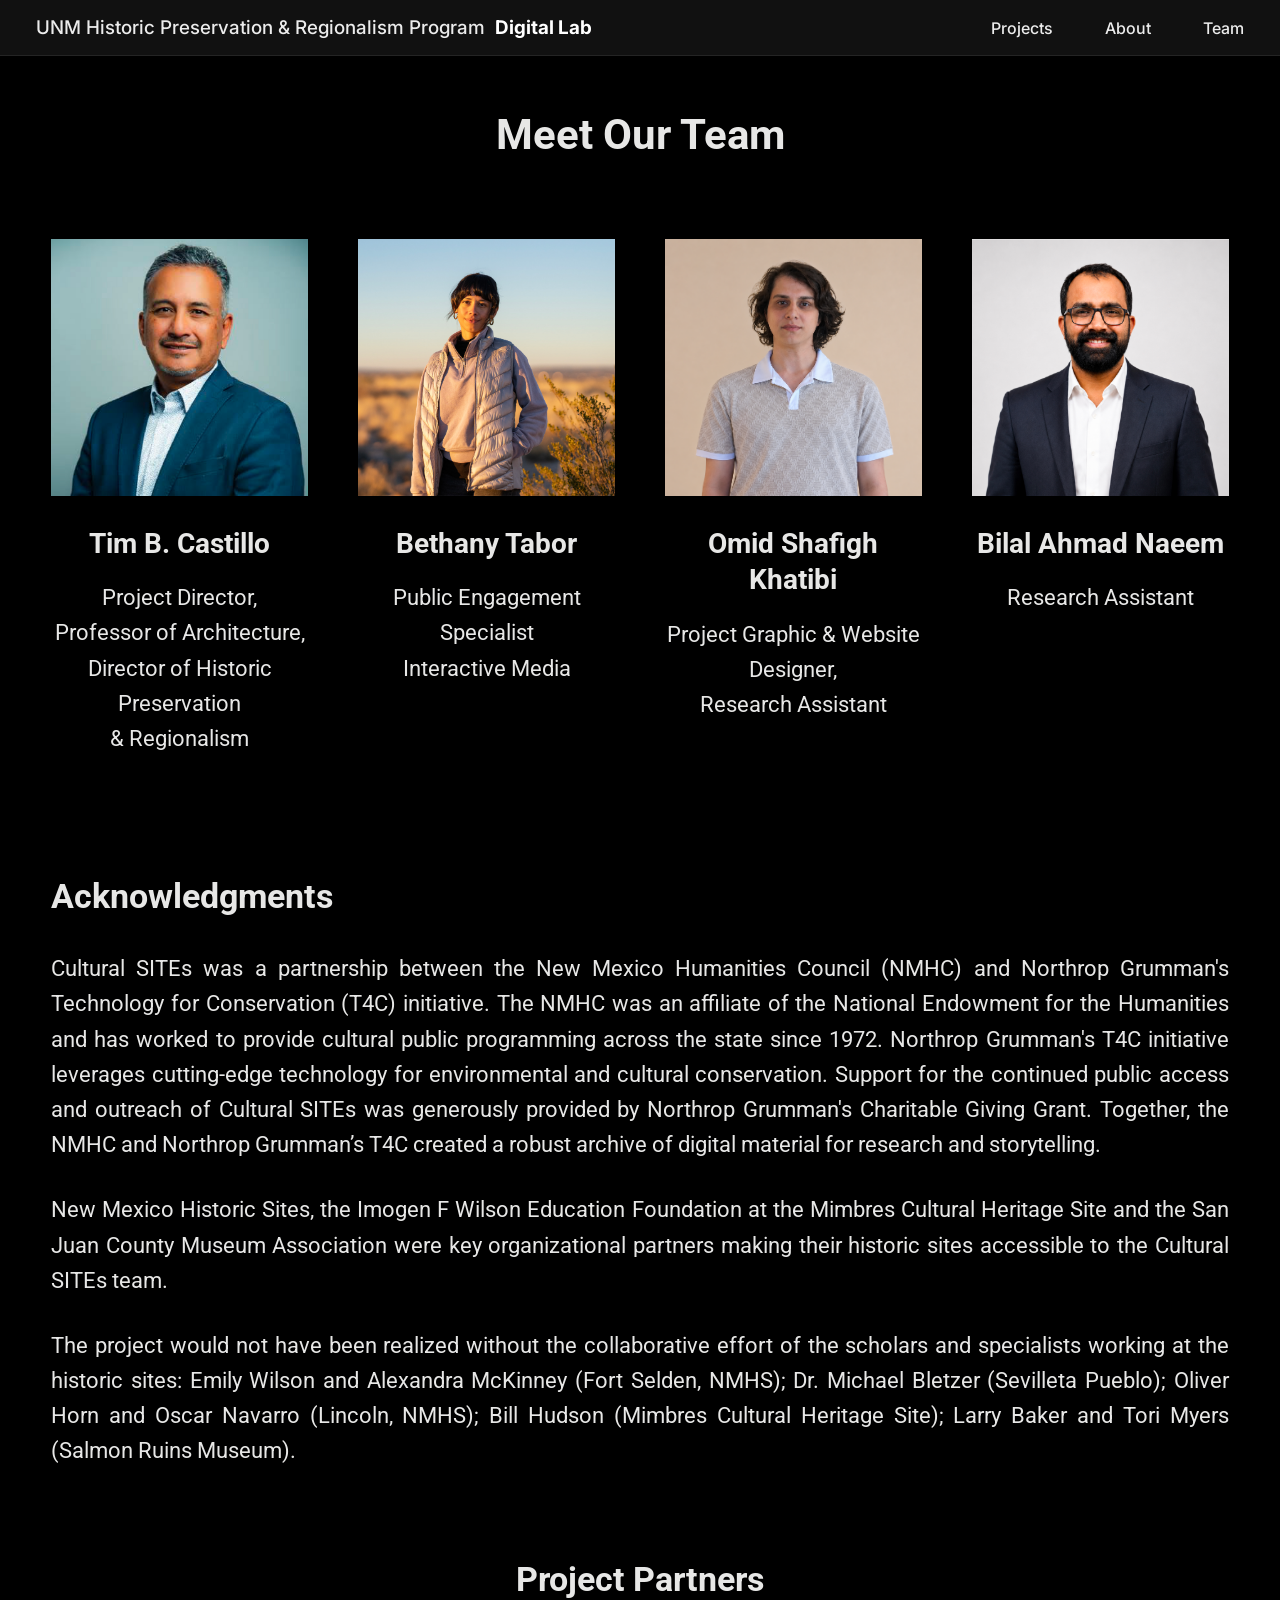
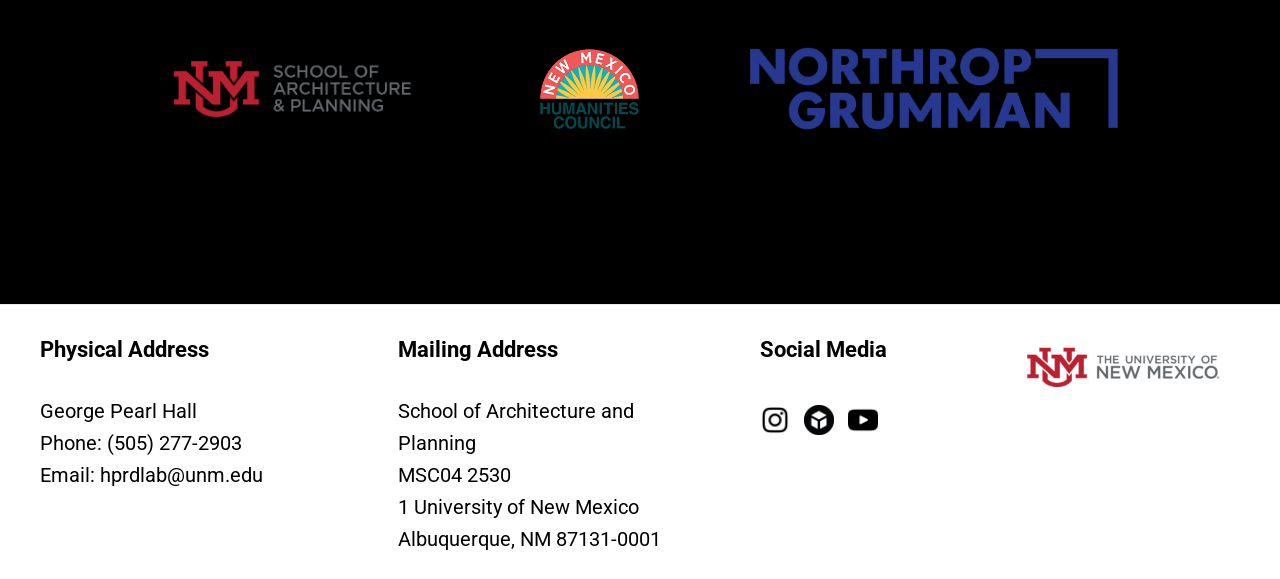
<file: team.html>
<!DOCTYPE html>
<html lang="en">

<head>

    <meta charset="UTF-8">

    <meta name="viewport"
          content="width=device-width, initial-scale=1.0">

    <title>UNM Historic Preservation & Regionalism Digital Lab</title>

    <!-- Google Fonts -->

    <link rel="preconnect"
          href="https://fonts.googleapis.com">

    <link rel="preconnect"
          href="https://fonts.gstatic.com"
          crossorigin>

    <link href="https://fonts.googleapis.com/css2?family=Inter:wght@300;400;500;600;700&family=Roboto:wght@400;700&display=swap"
          rel="stylesheet">

    <!-- Stylesheets -->

    <link rel="stylesheet"
          href="css/style.css">

    <link rel="stylesheet"
          href="css/nav.css">

    <link rel="stylesheet"
          href="css/footer.css">

    <link rel="stylesheet"
          href="css/team.css">

    <link rel="stylesheet"
          href="css/responsive.css">

</head>

<body>

<!-- =====================================
     NAVIGATION
===================================== -->

<header class="navbar">

    <div class="container">

    <a href="index.html" class="logo">

        <span class="program">

            UNM Historic Preservation &amp; Regionalism Program

        </span>

        <span class="digital">

            Digital Lab

        </span>

    </a>

    <!-- HAMBURGER BUTTON -->

    <button
        class="menu-toggle"
        aria-label="Toggle navigation">

        ☰

    </button>

    <nav>

        <ul>

            <li>

                <a href="projects.html">Projects</a>

            </li>

            <li>

                <a href="about.html">About</a>

            </li>

            <li>

                <a href="team.html">Team</a>

            </li>

        </ul>

    </nav>

</div>

</header>

<!-- =====================================
     TEAM PAGE
===================================== -->

<main class="team-page">

    <div class="team-container">

        <h1 class="team-title">

            Meet Our Team

        </h1>

        <!-- =====================================
             TEAM MEMBERS
        ====================================== -->

        <div class="team-grid">

            <!-- =====================================
                 TIM
            ====================================== -->

            <div class="team-card">

                <img
                    src="assets/images/TIM.jpg"
                    alt="Tim B. Castillo"
                    class="team-photo">

                <h2>

                    <a href="tim-castillo.html" class="team-link">

                        Tim B. Castillo

                    </a>

                </h2>

                <p>

                    Project Director,<br>

                    Professor of Architecture,<br>

                    Director of Historic Preservation<br>

                    &amp; Regionalism

                </p>

            </div>            <!-- =====================================
                 BETHANY
            ====================================== -->

            <div class="team-card">

                <img
                    src="assets/images/BETHANY.jpg"
                    alt="Bethany Tabor"
                    class="team-photo">

                <h2>

                    <a href="bethany-tabor.html" class="team-link">

                        Bethany Tabor

                    </a>

                </h2>

                <p>

                    Public Engagement Specialist<br>

                    Interactive Media

                </p>

            </div>



            <!-- =====================================
                 OMID
            ====================================== -->

            <div class="team-card">

                <img
                    src="assets/images/OMID.jpg"
                    alt="Omid Shafigh Khatibi"
                    class="team-photo">

                <h2>

                    <a href="omid-shafigh-khatibi.html" class="team-link">

                        Omid Shafigh Khatibi

                    </a>

                </h2>

                <p>

                    Project Graphic &amp; Website Designer,<br>

                    Research Assistant

                </p>

            </div>            <!-- =====================================
                 BILAL
            ====================================== -->

            <div class="team-card">

                <img
                    src="assets/images/BILAL.jpg"
                    alt="Bilal Ahmad Naeem"
                    class="team-photo">

                <h2>

                    <a href="bilal-ahmad-naeem.html" class="team-link">

                        Bilal Ahmad Naeem

                    </a>

                </h2>

                <p>

                    Research Assistant

                </p>

            </div>

        </div>

        <!-- =====================================
             ACKNOWLEDGMENTS
        ====================================== -->

        <section class="acknowledgments">

            <h2>

                Acknowledgments

            </h2>

            <p>

                Cultural SITEs was a partnership between the New Mexico Humanities Council (NMHC) and Northrop Grumman's Technology for Conservation (T4C) initiative. The NMHC was an affiliate of the National Endowment for the Humanities and has worked to provide cultural public programming across the state since 1972. Northrop Grumman's T4C initiative leverages cutting-edge technology for environmental and cultural conservation. Support for the continued public access and outreach of Cultural SITEs was generously provided by Northrop Grumman's Charitable Giving Grant. Together, the NMHC and Northrop Grumman’s T4C created a robust archive of digital material for research and storytelling.

            </p>

            <p>

                New Mexico Historic Sites, the Imogen F Wilson Education Foundation at the Mimbres Cultural Heritage Site and the San Juan County Museum Association were key organizational partners making their historic sites accessible to the Cultural SITEs team.

            </p>

            <p>

                The project would not have been realized without the collaborative effort of the scholars and specialists working at the historic sites: Emily Wilson and Alexandra McKinney (Fort Selden, NMHS); Dr. Michael Bletzer (Sevilleta Pueblo); Oliver Horn and Oscar Navarro (Lincoln, NMHS); Bill Hudson (Mimbres Cultural Heritage Site); Larry Baker and Tori Myers (Salmon Ruins Museum).

            </p>

        </section>        <!-- =====================================
             PROJECT PARTNERS
        ====================================== -->

        <section class="project-partners">

            <h2>

                Project Partners

            </h2>

            <div class="partner-logos">

                <img
                    src="assets/images/university-of-new-mexico-logo-png_seeklogo-479477.png"
                    alt="University of New Mexico"
                    class="partner-logo">

                <img
                    src="assets/images/NMC-logo-admin.png"
                    alt="New Mexico Humanities Council"
                    class="partner-logo">

                <img
                    src="assets/images/northrop-grumman-logo-png_seeklogo-531010.png"
                    alt="Northrop Grumman"
                    class="partner-logo">

            </div>

        </section>

    </div>

</main>

<!-- =====================================
     FOOTER
===================================== -->

<footer class="site-footer">

    <div class="footer-container">

        <!-- Physical Address -->

        <div class="footer-column">

            <h3>Physical Address</h3>

            <p>

                George Pearl Hall<br>

                Phone: (505) 277-2903<br>

                Email: hprdlab@unm.edu

            </p>

        </div>

        <!-- Mailing Address -->

        <div class="footer-column">

            <h3>Mailing Address</h3>

            <p>

                School of Architecture and Planning<br>

                MSC04 2530<br>

                1 University of New Mexico<br>

                Albuquerque, NM 87131-0001

            </p>

        </div>

        <!-- Social Media -->

        <div class="footer-column">

            <h3>Social Media</h3>

            <div class="social-icons">

                <a
                    href="https://www.instagram.com/unm.hpr?utm_source=ig_web_button_share_sheet&igsh=ZDNlZDc0MzIxNw=="
                    target="_blank"
                    rel="noopener noreferrer">

                    <img
                        src="assets/images/instagram-53.png"
                        alt="Instagram">

                </a>

                <a
                    href="https://sketchfab.com/UNM-HPR"
                    target="_blank"
                    rel="noopener noreferrer">

                    <img
                        src="assets/images/sketchfab-logo-black.png"
                        alt="Sketchfab">

                </a>

                <a
                    href="https://youtube.com/@unm_hpr?si=vCM55bL8tyHvq-td"
                    target="_blank"
                    rel="noopener noreferrer">

                    <img
                        src="assets/images/YOUTUBE.png"
                        alt="YouTube">

                </a>

            </div>

        </div>

        <!-- UNM Logo -->

        <div class="footer-logo">

            <a
                href="https://www.unm.edu/"
                target="_blank"
                rel="noopener noreferrer">

                <img
                    src="assets/images/university-of-new-mexico-logo-notext.png"
                    alt="University of New Mexico">

            </a>

        </div>

    </div>

</footer>

<script src="js/main.js"></script>

</body>

</html>
</file>
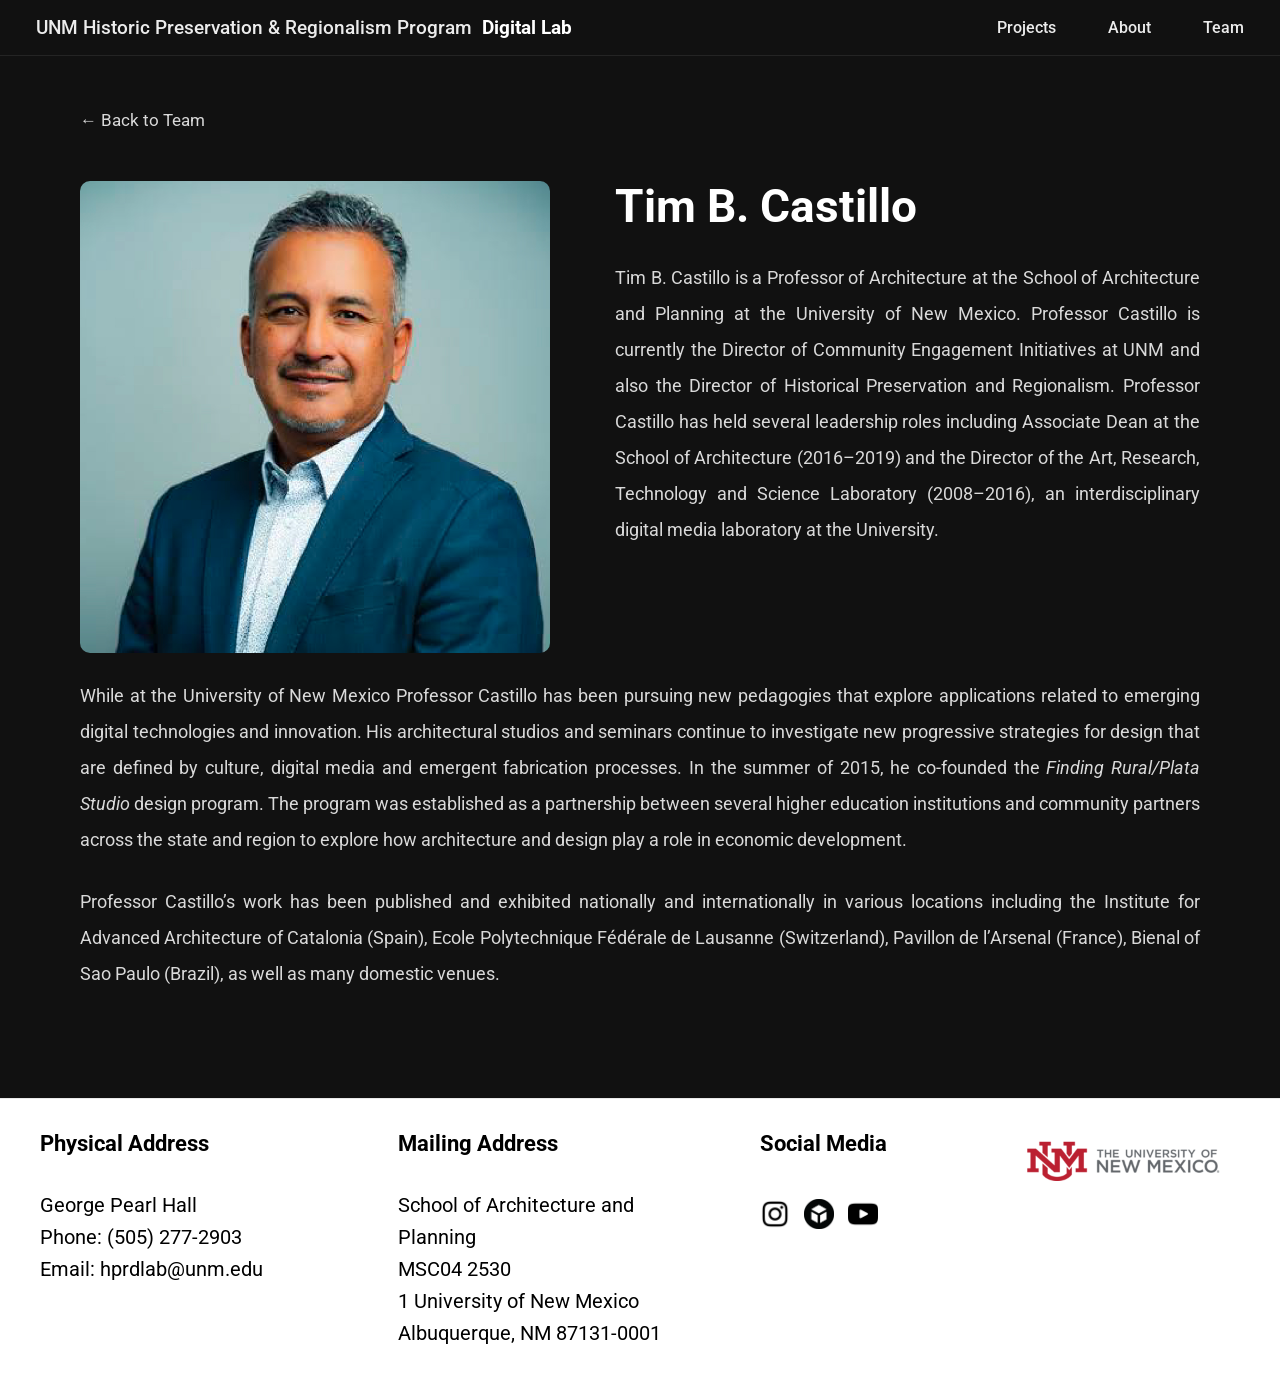
<file: tim-castillo.html>
<!DOCTYPE html>
<html lang="en">

<head>

    <meta charset="UTF-8">

    <meta name="viewport"
          content="width=device-width, initial-scale=1.0">

    <title>Tim B. Castillo | UNM Historic Preservation & Regionalism Digital Lab</title>

    <!-- Google Fonts -->

    <link rel="preconnect"
          href="https://fonts.googleapis.com">

    <link rel="preconnect"
          href="https://fonts.gstatic.com"
          crossorigin>

    <link href="https://fonts.googleapis.com/css2?family=Roboto:wght@300;400;500;700&display=swap"
          rel="stylesheet">

    <!-- CSS -->

    <link rel="stylesheet" href="css/style.css">
    <link rel="stylesheet" href="css/nav.css">
    <link rel="stylesheet" href="css/footer.css">
    <link rel="stylesheet" href="css/responsive.css">
    <link rel="stylesheet" href="css/omid-profile.css">

</head>

<body>

<header class="navbar">

    <div class="container">

        <a href="index.html" class="logo">

            <span class="program">

                UNM Historic Preservation &amp; Regionalism Program

            </span>

            <span class="digital">

                Digital Lab

            </span>

        </a>

        <nav>

            <ul>

                <li><a href="projects.html">Projects</a></li>

                <li><a href="about.html">About</a></li>

                <li><a href="team.html">Team</a></li>

            </ul>

        </nav>

    </div>

</header>

<main class="profile-page">

    <div class="profile-container">

        <a href="team.html"
           class="back-link">

            ← Back to Team

        </a>

        <div class="profile-grid">

            <div class="profile-image">

                <img
                    src="assets/images/TIM.jpg"
                    alt="Tim B. Castillo">

            </div>

            <div class="profile-content">

                <h1>

                    Tim B. Castillo

                </h1>

                <p>

                    Tim B. Castillo is a Professor of Architecture at the School of Architecture and Planning at the University of New Mexico. Professor Castillo is currently the Director of Community Engagement Initiatives at UNM and also the Director of Historical Preservation and Regionalism. Professor Castillo has held several leadership roles including Associate Dean at the School of Architecture (2016–2019) and the Director of the Art, Research, Technology and Science Laboratory (2008–2016), an interdisciplinary digital media laboratory at the University. 

                </p>

            </div>

        </div>

        <div class="profile-full">    <p>

        While at the University of New Mexico Professor Castillo has been pursuing new pedagogies that explore applications related to emerging digital technologies and innovation. His architectural studios and seminars continue to investigate new progressive strategies for design that are defined by culture, digital media and emergent fabrication processes. In the summer of 2015, he co-founded the <em>Finding Rural/Plata Studio</em> design program. The program was established as a partnership between several higher education institutions and community partners across the state and region to explore how architecture and design play a role in economic development.

    </p>

    <p>

        Professor Castillo’s work has been published and exhibited nationally and internationally in various locations including the Institute for Advanced Architecture of Catalonia (Spain), Ecole Polytechnique Fédérale de Lausanne (Switzerland), Pavillon de l’Arsenal (France), Bienal of Sao Paulo (Brazil), as well as many domestic venues.

    </p>

</div>

</div>

</main><!-- =====================================
     FOOTER
===================================== -->

<footer class="site-footer">

    <div class="footer-container">

        <!-- =====================================
             PHYSICAL ADDRESS
        ====================================== -->

        <div class="footer-column">

            <h3>

                Physical Address

            </h3>

            <p>

                George Pearl Hall<br>

                Phone: (505) 277-2903<br>

                Email: hprdlab@unm.edu

            </p>

        </div>

        <!-- =====================================
             MAILING ADDRESS
        ====================================== -->

        <div class="footer-column">

            <h3>

                Mailing Address

            </h3>

            <p>

                School of Architecture and Planning<br>

                MSC04 2530<br>

                1 University of New Mexico<br>

                Albuquerque, NM 87131-0001

            </p>

        </div>

        <!-- =====================================
             SOCIAL MEDIA
        ====================================== -->

        <div class="footer-column">

            <h3>

                Social Media

            </h3>

            <div class="social-icons">

                <a
                    href="https://www.instagram.com/unm.hpr?utm_source=ig_web_button_share_sheet&igsh=ZDNlZDc0MzIxNw=="
                    target="_blank"
                    rel="noopener noreferrer">

                    <img
                        src="assets/images/instagram-53.png"
                        alt="Instagram">

                </a>

                <a
                    href="https://sketchfab.com/UNM-HPR"
                    target="_blank"
                    rel="noopener noreferrer">

                    <img
                        src="assets/images/sketchfab-logo-black.png"
                        alt="Sketchfab">

                </a>

                <a
                    href="https://youtube.com/@unm_hpr?si=vCM55bL8tyHvq-td"
                    target="_blank"
                    rel="noopener noreferrer">

                    <img
                        src="assets/images/YOUTUBE.png"
                        alt="YouTube">

                </a>

            </div>

        </div>

        <!-- =====================================
             UNM LOGO
        ====================================== -->

        <div class="footer-logo">

            <a
                href="https://www.unm.edu/"
                target="_blank"
                rel="noopener noreferrer">

                <img
                    src="assets/images/university-of-new-mexico-logo-notext.png"
                    alt="University of New Mexico">

            </a>

        </div>

    </div>

</footer>

<script src="js/main.js"></script>

</body>

</html>
</file>
<file: css/style.css>
/* ==========================================
   RESET
========================================== */

*{
    margin:0;
    padding:0;
    box-sizing:border-box;
}

html{
    scroll-behavior:smooth;
}

body{
    background:#000000;
    color:#FFFFFF;
    font-family:"Inter",sans-serif;
    overflow-x:hidden;
}


/* ==========================================
   HERO
========================================== */

.hero{
    position:relative;
    width:100%;
}

.hero-board{
    display:block;
    width:100%;
    height:auto;
}

.hero-content{
    position:absolute;
    inset:0;
}


/* ==========================================
   INTRODUCTION
========================================== */

.intro{
    position:absolute;

    left:48px;
    top:95px;

    width:930px;
    max-width:calc(100% - 96px);
}

.intro p{
    color:#ECECEC;

    font-size:1.05rem;
    font-weight:400;

    line-height:1.62;

    text-align:justify;
    text-align-last:left;
}


/* ==========================================
   TITLE
========================================== */

.title-block{
    position:absolute;

    left:48px;
    top:355px;
}

.title-block h2{
    color:#D8D8D8;

    font-size:3rem;
    font-weight:300;

    line-height:1.1;
    letter-spacing:.3px;
}

.title-block h1{
    margin-top:8px;

    color:#FFFFFF;

    font-size:6rem;
    line-height:.92;

    font-weight:300;
}

.title-line{
    width:250px;
    height:2px;

    margin-top:22px;

    background:#D8D8D8;
}


/* ==========================================
   SITE LINKS
========================================== */

.site-links{
    position:absolute;

    left:48px;

    /* MOVED UP BECAUSE "SYMPOSIUM ON"
       WAS REMOVED FROM THE TITLE */
    top:485px;

    display:flex;
    flex-direction:column;

    gap:9px;
}

.site-links a{
    color:#D7D7D7;

    text-decoration:none;

    font-size:1.02rem;
    font-weight:400;

    letter-spacing:.25px;
    line-height:1.45;

    transition:.25s ease;
}

.site-links a:hover{
    color:#FFFFFF;
    transform:translateX(8px);
}


/* ==========================================
   HOMEPAGE LOCATION
========================================== */

.homepage-location{
    position:absolute;

    left:48px;
    bottom:92px;
}

.homepage-location p{
    color:#ECECEC;

    font-size:1.05rem;
    line-height:1.45;

    font-weight:400;
}


/* ==========================================
   PARTNER LOGOS
========================================== */

.homepage-logos{
    position:absolute;

    right:55px;
    bottom:88px;

    display:flex;
    align-items:flex-end;

    gap:46px;
}

.unm-logo{
    width:300px;
    height:auto;

    display:block;

    transform:translateY(20px);
}

.northrop-logo{
    width:240px;
    height:auto;

    display:block;
}

.homepage-logos img{
    transition:.25s ease;
}

.unm-logo:hover{
    transform:translateY(10px) scale(1.03);
}

.northrop-logo:hover{
    transform:scale(1.03);
}


/* ==========================================
   GENERAL LINKS
========================================== */

a{
    transition:.25s;
}

a:hover{
    opacity:.95;
}


/* ==========================================
   TEXT SELECTION
========================================== */

::selection{
    background:#FFFFFF;
    color:#000000;
}/* ==========================================
   SMALL DESKTOP
   1401px – 1600px
========================================== */

@media (max-width:1600px) and (min-width:1401px){

    /* --------------------------------------
       HERO
    -------------------------------------- */

    .hero{
        margin-top:62px;
    }


    /* --------------------------------------
       HERO CONTENT
    -------------------------------------- */

    .hero-content{
        position:absolute;
        inset:0;
    }


    /* --------------------------------------
       INTRODUCTION
    -------------------------------------- */

    .intro{
        left:3%;
        top:6%;

        width:40%;
        max-width:620px;
    }

    .intro p{
        font-size:clamp(.9rem, 1vw, 1rem);
        line-height:1.5;

        text-align:justify;
        text-align-last:left;
    }


    /* --------------------------------------
       TITLE
    -------------------------------------- */

    .title-block{
        left:3%;
        top:52%;
    }

    .title-block h2{
        font-size:clamp(2rem, 2.7vw, 2.6rem);
        line-height:1.1;
    }

    .title-block h1{
        margin-top:7px;

        font-size:clamp(4rem, 5.2vw, 5.2rem);
        line-height:.92;
    }

    .title-line{
        width:220px;
        margin-top:18px;
    }


    /* --------------------------------------
       PROJECT LINKS
       
       MOVED UP BECAUSE "SYMPOSIUM ON"
       WAS REMOVED FROM THE TITLE
    -------------------------------------- */

    .site-links{
        left:3%;

        top:70%;

        gap:6px;
    }

    .site-links a{
        font-size:.95rem;
        line-height:1.35;
    }


    /* --------------------------------------
       LOCATION
    -------------------------------------- */

    .homepage-location{
        left:3%;

        bottom:5%;
        top:auto;
    }

    .homepage-location p{
        font-size:.95rem;
        line-height:1.4;
    }


    /* --------------------------------------
       PARTNER LOGOS
    -------------------------------------- */

    .homepage-logos{
        right:3%;
        bottom:5%;

        gap:35px;
    }

    .unm-logo{
        width:240px;
    }

    .northrop-logo{
        width:200px;
    }

}/* ==========================================
   LAPTOPS
   993px – 1400px
========================================== */

@media (max-width:1400px) and (min-width:993px){

    /* --------------------------------------
       HERO
    -------------------------------------- */

    .hero{
        margin-top:62px;
    }


    /* --------------------------------------
       HERO CONTENT
    -------------------------------------- */

    .hero-content{
        position:absolute;
        inset:0;
    }


    /* --------------------------------------
       INTRODUCTION

       Keep the paragraph clearly on the
       LEFT side of the image.
    -------------------------------------- */

    .intro{
        left:3%;
        top:6%;

        width:39%;
        max-width:550px;
    }

    .intro p{
        font-size:clamp(.78rem, .95vw, .95rem);
        line-height:1.45;

        /* Keep laptop text justified */
        text-align:justify;
        text-align-last:left;
    }


    /* --------------------------------------
       TITLE
    -------------------------------------- */

    .title-block{
        left:3%;
        top:51%;
    }

    .title-block h2{
        font-size:clamp(1.8rem, 2.8vw, 2.6rem);
        line-height:1.1;
    }

    .title-block h1{
        margin-top:7px;

        font-size:clamp(3.3rem, 5.5vw, 5.2rem);
        line-height:.92;
    }

    .title-line{
        width:clamp(160px, 20vw, 240px);
        margin-top:18px;
    }


    /* --------------------------------------
       PROJECT LINKS

       MOVED UP BECAUSE "SYMPOSIUM ON"
       WAS REMOVED FROM THE TITLE
    -------------------------------------- */

    .site-links{
        left:3%;

        top:70%;

        gap:6px;
    }

    .site-links a{
        font-size:clamp(.78rem, .95vw, 1rem);
        line-height:1.35;
    }


    /* --------------------------------------
       LOCATION
    -------------------------------------- */

    .homepage-location{
        left:3%;

        bottom:4%;
        top:auto;
    }

    .homepage-location p{
        font-size:clamp(.78rem, .95vw, 1rem);
        line-height:1.4;
    }


    /* --------------------------------------
       PARTNER LOGOS
    -------------------------------------- */

    .homepage-logos{
        right:3%;
        bottom:4%;

        gap:clamp(20px, 3vw, 40px);
    }

    .unm-logo{
        width:clamp(170px, 19vw, 250px);
    }

    .northrop-logo{
        width:clamp(140px, 15vw, 210px);
    }

}/* ==========================================
   TABLETS
   651px – 992px
========================================== */

@media (max-width:992px) and (min-width:651px){

    /* --------------------------------------
       HERO
    -------------------------------------- */

    .hero{
        margin-top:62px;
    }


    /* --------------------------------------
       HERO CONTENT
    -------------------------------------- */

    .hero-content{

        position:absolute;

        inset:0;

    }


    /* --------------------------------------
       INTRODUCTION
    -------------------------------------- */

    .intro{

        left:3%;

        top:5%;

        width:52%;

        max-width:none;

    }

    .intro p{

        font-size:clamp(.72rem, 1vw, .95rem);

        line-height:1.45;

        text-align:justify;

        text-align-last:left;

    }


    /* --------------------------------------
       TITLE
    -------------------------------------- */

    .title-block{

        left:3%;

        top:45%;

    }

    .title-block h2{

        font-size:clamp(1.7rem, 3vw, 2.3rem);

    }

    .title-block h1{

        font-size:clamp(3rem, 5.5vw, 4.5rem);

    }

    .title-line{

        width:clamp(160px, 20vw, 220px);

    }


    /* --------------------------------------
       PROJECT LINKS

       MOVED UP BECAUSE "SYMPOSIUM ON"
       WAS REMOVED FROM THE TITLE
    -------------------------------------- */

    .site-links{

        left:3%;

        top:66%;

        gap:5px;

    }

    .site-links a{

        font-size:clamp(.72rem, 1vw, .95rem);

        line-height:1.35;

    }


    /* --------------------------------------
       LOCATION
    -------------------------------------- */

    .homepage-location{

        left:3%;

        bottom:5%;

        top:auto;

    }

    .homepage-location p{

        font-size:clamp(.72rem, 1vw, .95rem);

        line-height:1.35;

    }


    /* --------------------------------------
       PARTNER LOGOS
    -------------------------------------- */

    .homepage-logos{

        right:3%;

        bottom:5%;

        gap:2.5vw;

    }

    .unm-logo{

        width:clamp(150px, 18vw, 220px);

    }

    .northrop-logo{

        width:clamp(120px, 15vw, 190px);

    }

}


/* ==========================================
   SMALL TABLETS
   651px – 800px
========================================== */

@media (max-width:800px) and (min-width:651px){

    .hero{

        margin-top:62px;

    }


    .intro{

        left:4%;

        top:5%;

        width:50%;

    }

    .intro p{

        font-size:clamp(.68rem, .9vw, .82rem);

        line-height:1.4;

    }


    .title-block{

        left:4%;

        top:44%;

    }

    .title-block h2{

        font-size:clamp(1.5rem, 2.8vw, 2rem);

    }

    .title-block h1{

        font-size:clamp(2.7rem, 5vw, 3.8rem);

    }

    .title-line{

        width:170px;

        margin-top:15px;

    }


    /* --------------------------------------
       PROJECT LINKS
    -------------------------------------- */

    .site-links{

        left:4%;

        top:64%;

        gap:5px;

    }

    .site-links a{

        font-size:clamp(.68rem, .9vw, .82rem);

        line-height:1.3;

    }


    .homepage-location{

        left:4%;

        bottom:4%;

    }

    .homepage-location p{

        font-size:clamp(.68rem, .9vw, .82rem);

    }


    .homepage-logos{

        right:4%;

        bottom:4%;

        gap:20px;

    }

    .unm-logo{

        width:170px;

    }

    .northrop-logo{

        width:140px;

    }

}/* ==========================================
   MOBILE
   650px and below
========================================== */

@media (max-width:650px){

    /* --------------------------------------
       HERO
    -------------------------------------- */

    .hero{

        margin-top:0;

    }


    /* --------------------------------------
       HERO CONTENT

       Mobile uses normal document flow
       so nothing overlaps the image.
    -------------------------------------- */

    .hero-content{

        position:relative;

        inset:auto;

        padding:35px 20px 45px;

    }


    /* --------------------------------------
       INTRODUCTION
    -------------------------------------- */

    .intro{

        position:relative;

        left:auto;

        top:auto;

        width:100%;

        max-width:none;

        margin-bottom:40px;

    }

    .intro p{

        font-size:.95rem;

        line-height:1.6;

        text-align:justify;

        text-align-last:left;

    }


    /* --------------------------------------
       TITLE
    -------------------------------------- */

    .title-block{

        position:relative;

        left:auto;

        top:auto;

        width:100%;

        margin-bottom:28px;

    }

    .title-block h2{

        font-size:1.7rem;

        line-height:1.1;

    }

    .title-block h1{

        margin-top:7px;

        font-size:3rem;

        line-height:.95;

    }

    .title-line{

        width:170px;

        margin-top:18px;

    }


    /* --------------------------------------
       PROJECT LINKS

       Because "Symposium on" was removed,
       the links now naturally follow the line.
    -------------------------------------- */

    .site-links{

        position:relative;

        left:auto;

        top:auto;

        width:100%;

        margin-bottom:40px;

        gap:9px;

    }

    .site-links a{

        font-size:.95rem;

        line-height:1.4;

    }


    /* --------------------------------------
       LOCATION
    -------------------------------------- */

    .homepage-location{

        position:relative;

        left:auto;

        top:auto;

        bottom:auto;

        width:100%;

        margin-bottom:35px;

    }

    .homepage-location p{

        font-size:.95rem;

        line-height:1.4;

    }


    /* --------------------------------------
       PARTNER LOGOS
    -------------------------------------- */

    .homepage-logos{

        position:relative;

        left:auto;

        right:auto;

        top:auto;

        bottom:auto;

        width:100%;

        display:flex;

        flex-direction:column;

        align-items:flex-start;

        gap:18px;

    }

    .unm-logo{

        width:180px;

        transform:none;

    }

    .northrop-logo{

        width:170px;

    }

    .unm-logo:hover{

        transform:scale(1.03);

    }

}


/* ==========================================
   VERY SMALL PHONES
   400px and below
========================================== */

@media (max-width:400px){

    .hero-content{

        padding-left:15px;

        padding-right:15px;

    }

    .intro p{

        font-size:.9rem;

    }

    .title-block h2{

        font-size:1.55rem;

    }

    .title-block h1{

        font-size:2.7rem;

    }

    .title-line{

        width:150px;

    }

    .site-links a{

        font-size:.9rem;

    }

    .homepage-location p{

        font-size:.9rem;

    }

    .unm-logo{

        width:170px;

    }

    .northrop-logo{

        width:160px;

    }

}
</file>
<file: css/nav.css>
/* =====================================
   NAVIGATION
===================================== */

.navbar{

    position:fixed;

    top:0;
    left:0;

    width:100%;

    background:#111111;

    border-bottom:1px solid rgba(255,255,255,.08);

    z-index:1000;

}


/* =====================================
   CONTAINER
===================================== */

.navbar .container{

    max-width:1800px;

    margin:0 auto;

    padding:16px 36px;

    display:flex;

    justify-content:space-between;

    align-items:center;

    position:relative;

}


/* =====================================
   LOGO
===================================== */

.logo{

    display:flex;

    align-items:center;

    gap:10px;

    text-decoration:none;

    white-space:nowrap;

    transition:.25s;

    min-width:0;

}


.logo:hover{

    opacity:.85;

}


.program{

    color:#ECECEC;

    font-size:1.18rem;

    font-weight:500;

}


.digital{

    color:#FFFFFF;

    font-size:1.18rem;

    font-weight:700;

}


/* =====================================
   DESKTOP NAVIGATION
===================================== */

.navbar nav{

    display:block;

}


.navbar nav ul{

    display:flex;

    align-items:center;

    list-style:none;

    gap:52px;

    margin:0;

    padding:0;

}


.navbar nav a{

    color:#ECECEC;

    text-decoration:none;

    font-size:1rem;

    font-weight:500;

    transition:.25s;

}


.navbar nav a:hover{

    color:#FFFFFF;

}


/* =====================================
   HAMBURGER BUTTON
   HIDDEN ON DESKTOP
===================================== */

.menu-toggle{

    display:none;

    width:42px;

    height:42px;

    margin-left:auto;

    padding:0;

    border:none;

    background:transparent;

    color:#FFFFFF;

    font-size:28px;

    line-height:42px;

    text-align:center;

    cursor:pointer;

    flex-shrink:0;

}


/* =====================================
   TABLETS + PHONES
===================================== */

@media (max-width:1024px){

    .navbar .container{

        padding:14px 24px;

    }


    /* Hide desktop navigation completely */

    .navbar nav{

        display:none !important;

        position:absolute;

        top:100%;

        left:0;

        width:100%;

        background:#111111;

        border-top:1px solid rgba(255,255,255,.08);

        border-bottom:1px solid rgba(255,255,255,.08);

    }


    /* Show navigation ONLY when opened */

    .navbar nav.active{

        display:block !important;

    }


    /* Show hamburger */

    .menu-toggle{

        display:block;

    }


    /* Mobile menu */

    .navbar nav ul{

        display:flex;

        flex-direction:column;

        width:100%;

        gap:0;

        margin:0;

        padding:8px 0;

    }


    .navbar nav li{

        width:100%;

    }


    .navbar nav a{

        display:block;

        width:100%;

        padding:16px 24px;

        font-size:1rem;

        border-bottom:1px solid rgba(255,255,255,.06);

    }


    .navbar nav li:last-child a{

        border-bottom:none;

    }


    .navbar nav a:hover{

        background:#1A1A1A;

    }

}


/* =====================================
   SMALL PHONES
===================================== */

@media (max-width:600px){

    .navbar .container{

        padding:12px 18px;

    }


    .logo{

        gap:6px;

        white-space:normal;

        line-height:1.15;

        flex:1;

        min-width:0;

    }


    .program{

        font-size:.82rem;

    }


    .digital{

        font-size:.82rem;

    }


    .menu-toggle{

        width:38px;

        height:38px;

        font-size:25px;

        line-height:38px;

        margin-left:12px;

    }

}


/* =====================================
   VERY SMALL PHONES
===================================== */

@media (max-width:400px){

    .navbar .container{

        padding:11px 14px;

    }


    .program{

        font-size:.72rem;

    }


    .digital{

        font-size:.72rem;

    }


    .menu-toggle{

        width:36px;

        height:36px;

        font-size:23px;

        line-height:36px;

    }

}/* =====================================
   MOBILE LOGO
===================================== */

@media (max-width:600px){

    .navbar .container{

        padding:12px 18px;

    }

    .logo{

        display:flex;

        flex-direction:column;

        align-items:flex-start;

        justify-content:center;

        gap:0;

        flex:1;

        min-width:0;

        max-width:calc(100% - 55px);

        white-space:normal;

        line-height:1.05;

    }

    .program{

        display:block;

        font-size:.78rem !important;

        font-weight:500;

        white-space:normal;

    }

    .digital{

        display:block;

        font-size:.82rem !important;

        font-weight:700;

        white-space:nowrap;

        margin-top:3px;

    }

    .menu-toggle{

        display:block !important;

        width:40px;

        height:40px;

        min-width:40px;

        flex-shrink:0;

        margin-left:12px;

        font-size:25px;

        line-height:40px;

    }

}
</file>
<file: css/footer.css>
/* =====================================
   FOOTER
===================================== */

.site-footer{

    width:100%;

    background:#ffffff;

    margin:0;

    padding:0;

    border-top:1px solid #e9e9e9;

}


/* =====================================
   FOOTER CONTAINER
===================================== */

.footer-container{

    width:100%;

    max-width:1700px;

    margin:0 auto;

    min-height:290px;

    padding:32px 70px 24px;

    display:grid;

    grid-template-columns:
        minmax(280px, 1fr)
        minmax(320px, 1.1fr)
        minmax(200px, .7fr)
        minmax(200px, .7fr);

    column-gap:70px;

    align-items:start;

    box-sizing:border-box;

}


/* =====================================
   FOOTER COLUMNS
===================================== */

.footer-column{

    display:flex;

    flex-direction:column;

    justify-content:flex-start;

    align-items:flex-start;

    min-width:0;

}


/* =====================================
   HEADINGS
===================================== */

.footer-column h3{

    margin:0 0 32px;

    font-family:"Roboto",sans-serif;

    font-size:24px;

    font-weight:700;

    line-height:1.2;

    color:#000000;

}


/* =====================================
   BODY TEXT
===================================== */

.footer-column p{

    margin:0;

    max-width:100%;

    font-family:"Roboto",sans-serif;

    font-size:22px;

    font-weight:400;

    line-height:1.7;

    color:#000000;

    word-break:normal;

    overflow-wrap:break-word;

    text-rendering:optimizeLegibility;

    -webkit-font-smoothing:antialiased;

    -moz-osx-font-smoothing:grayscale;

}


/* =====================================
   COLUMN SPACING
===================================== */

.footer-column:first-child{

    padding-right:10px;

}

.footer-column:nth-child(2){

    padding-right:10px;

}

.footer-column:nth-child(3){

    padding-left:5px;

}


/* =====================================
   TYPOGRAPHY
===================================== */

.footer-column h3,
.footer-column p{

    text-rendering:optimizeLegibility;

    -webkit-font-smoothing:antialiased;

    -moz-osx-font-smoothing:grayscale;

}


/* =====================================
   SOCIAL MEDIA
===================================== */

.social-icons{

    display:flex;

    align-items:center;

    gap:14px;

    margin-top:10px;

}

.social-icons a{

    display:flex;

    align-items:center;

    justify-content:center;

    text-decoration:none;

    transition:opacity .25s ease;

}

.social-icons a:hover{

    opacity:.75;

}

.social-icons img{

    width:30px;

    height:30px;

    object-fit:contain;

    display:block;

}


/* =====================================
   FOOTER LINKS
===================================== */

.footer-column a{

    color:#000000;

    text-decoration:none;

    transition:color .25s ease;

}

.footer-column a:hover{

    color:#666666;

}


/* =====================================
   UNM FOOTER LOGO
===================================== */

.footer-logo{

    display:flex;

    justify-content:flex-start;

    align-items:flex-start;

    justify-self:start;

    align-self:start;

    width:100%;

    margin:0;

    padding:0;

    box-sizing:border-box;

}


/*
   The logo now starts at the same vertical
   position as the footer headings.

   No negative margin.
   No transform.
*/

.footer-logo img{

    width:250px;

    height:auto;

    max-width:100%;

    display:block;

    flex-shrink:0;

    margin:0;

    padding:0;

    transition:transform .25s ease;

}

.footer-logo img:hover{

    transform:scale(1.03);

}


/* =====================================
   IMAGE SETTINGS
===================================== */

.footer-logo img,
.social-icons img{

    user-select:none;

    -webkit-user-drag:none;

    pointer-events:auto;

}


/* =====================================
   SMOOTH TRANSITIONS
===================================== */

.site-footer *{

    transition:
        color .20s ease,
        opacity .20s ease,
        transform .20s ease;

}


/* =====================================
   LARGE DESKTOPS
===================================== */

@media (max-width:1600px){

    .footer-container{

        max-width:1500px;

        padding:32px 55px 24px;

        column-gap:55px;

    }

    .footer-logo img{

        width:230px;

    }

}


/* =====================================
   LAPTOPS
===================================== */

@media (max-width:1400px){

    .footer-container{

        grid-template-columns:
            minmax(240px, 1fr)
            minmax(280px, 1fr)
            minmax(180px, .7fr)
            minmax(170px, .7fr);

        column-gap:40px;

        padding:32px 40px 24px;

        min-height:260px;

    }

    .footer-column h3{

        font-size:22px;

    }

    .footer-column p{

        font-size:20px;

        line-height:1.6;

    }


    /* Logo stays at the top.
       It is NOT moved vertically. */

    .footer-logo{

        align-self:start;

        justify-self:start;

        margin:0;

        padding:0;

        transform:none;

    }

    .footer-logo img{

        width:210px;

    }

}


/* =====================================
   TABLETS
===================================== */

@media (max-width:992px) and (min-width:651px){

    .footer-container{

        grid-template-columns:1fr 1fr;

        column-gap:45px;

        row-gap:35px;

        min-height:auto;

        padding:35px 35px 30px;

    }


    .footer-column h3{

        font-size:21px;

        margin-bottom:24px;

    }


    .footer-column p{

        font-size:19px;

        line-height:1.55;

    }


    /* =================================
       LOGO — TABLET
    ================================= */

    .footer-logo{

        width:auto;

        justify-self:start;

        align-self:start;

        margin:0;

        padding:0;

        transform:none;

    }

    .footer-logo img{

        width:190px;

        max-width:190px;

    }

}


/* =====================================
   MOBILE
===================================== */

@media (max-width:650px){

    .footer-container{

        display:flex;

        flex-direction:column;

        align-items:flex-start;

        width:100%;

        max-width:none;

        min-height:auto;

        padding:30px 25px;

        row-gap:25px;

        column-gap:0;

        box-sizing:border-box;

    }


    .footer-column{

        width:100%;

        padding:0 !important;

        margin:0;

        box-sizing:border-box;

    }


    .footer-column h3{

        font-size:20px;

        margin:0 0 16px;

    }


    .footer-column p{

        font-size:18px;

        line-height:1.55;

    }


    /* =================================
       SOCIAL MEDIA — MOBILE
    ================================= */

    .social-icons{

        display:flex;

        align-items:center;

        justify-content:flex-start;

        gap:20px;

        width:100%;

        margin:0;

    }

    .social-icons a{

        display:flex;

        align-items:center;

        justify-content:center;

        flex-shrink:0;

    }

    .social-icons img{

        width:40px;

        height:40px;

        object-fit:contain;

        display:block;

    }


    /* =================================
       UNM LOGO — MOBILE
    ================================= */

    .footer-logo{

        width:100%;

        display:flex;

        justify-content:flex-start;

        align-items:flex-start;

        justify-self:auto;

        align-self:auto;

        margin:0;

        padding:0;

        transform:none;

        box-sizing:border-box;

    }


    .footer-logo a{

        display:block;

    }


    .footer-logo img{

        width:185px;

        height:auto;

        max-width:185px;

        display:block;

        flex-shrink:0;

        margin:0;

        padding:0;

    }


    /* =================================
       FOOTER CREDIT — MOBILE
    ================================= */

    .footer-credit{

        width:100%;

        box-sizing:border-box;

        margin-top:0;

        padding:18px 20px 22px;

        text-align:center;

        font-family:"Roboto",sans-serif;

        font-size:13px;

        line-height:1.5;

        color:#666666;

        border-top:1px solid #e9e9e9;

    }

}


/* =====================================
   VERY SMALL PHONES
===================================== */

@media (max-width:400px){

    .footer-container{

        padding:28px 20px;

        row-gap:22px;

    }

    .footer-column h3{

        font-size:19px;

    }

    .footer-column p{

        font-size:17px;

        line-height:1.5;

    }

    .footer-logo img{

        width:165px;

        max-width:165px;

    }

}


/* =====================================
   FOOTER CREDIT
===================================== */

.footer-credit{

    width:100%;

    padding:18px 0 22px;

    text-align:center;

    font-family:"Roboto",sans-serif;

    font-size:13px;

    line-height:1.5;

    color:#666666;

    border-top:1px solid #e9e9e9;

}
</file>
<file: css/responsive.css>
/* =====================================
   Responsive Styles
===================================== */

/*
Responsive rules are included directly
inside style.css.

Keep this file for future additions if
the project grows.
*/
</file>
<file: css/omid-profile.css>
/* =====================================
   PROFILE PAGE
===================================== */

body{

    margin:0;

    background:#111111;

    color:#D9D9D9;

    font-family:'Roboto',sans-serif;

}

.profile-page{

    width:100%;

    min-height:100vh;

    background:#111111;

    padding:110px 0 80px;

}

/* =====================================
   MAIN CONTAINER
===================================== */

.profile-container{

    max-width:1450px;

    margin:0 auto;

    padding:0 80px;

    box-sizing:border-box;

}

/* =====================================
   BACK BUTTON
===================================== */

.back-link{

    display:inline-block;

    margin-bottom:50px;

    color:#D9D9D9;

    text-decoration:none;

    font-size:17px;

    font-family:'Roboto',sans-serif;

    transition:color .25s ease;

}

.back-link:hover{

    color:#FFFFFF;

}

/* =====================================
   PROFILE LAYOUT
===================================== */

.profile-grid{

    display:grid;

    grid-template-columns:470px 1fr;

    gap:65px;

    align-items:start;

}

/* =====================================
   PROFILE IMAGE
===================================== */

.profile-image img{

    width:100%;

    display:block;

    object-fit:cover;

    border-radius:10px;

}

/* =====================================
   PROFILE CONTENT
===================================== */

.profile-content h1{

    margin:0 0 28px;

    color:#FFFFFF;

    font-size:46px;

    font-weight:700;

    line-height:1.1;

}

/* =====================================
   BIOGRAPHY
===================================== */

.profile-content p,

.profile-full p{

    margin:0 0 26px;

    font-family:'Roboto',sans-serif;

    font-size:18px;

    line-height:2;

    color:#D9D9D9;

    text-align:justify;

}

.profile-full{

    width:100%;

    margin-top:25px;

}/* =====================================
   PROFILE LINKS
===================================== */

.profile-content a,
.profile-full a{

    color:#FFFFFF;

    text-decoration:underline;

    text-decoration-thickness:1px;

    text-underline-offset:3px;

    transition:
        opacity .25s ease;

}

.profile-content a:visited,
.profile-full a:visited{

    color:#FFFFFF;

}

.profile-content a:hover,
.profile-full a:hover{

    color:#FFFFFF;

    opacity:.75;

}

.profile-content a:active,
.profile-full a:active{

    color:#FFFFFF;

}

/* =====================================
   SOCIAL LINKS
===================================== */

.profile-social{

    display:flex;

    align-items:center;

    gap:18px;

    margin-top:35px;

}

.profile-social a{

    display:flex;

    align-items:center;

    justify-content:center;

    transition:
        transform .25s ease,
        opacity .25s ease;

}

.profile-social a:hover{

    transform:translateY(-2px);

    opacity:.80;

}

.profile-social img{

    width:34px;

    height:34px;

    object-fit:contain;

    display:block;

}

/* =====================================
   RESPONSIVE
===================================== */

@media (max-width:1200px){

    .profile-container{

        padding:0 50px;

    }

    .profile-grid{

        grid-template-columns:380px 1fr;

        gap:45px;

    }

    .profile-content h1{

        font-size:40px;

    }

    .profile-content p,

    .profile-full p{

        font-size:17px;

        line-height:1.9;

    }

}

@media (max-width:900px){

    .profile-page{

        padding:90px 0 60px;

    }

    .profile-container{

        padding:0 35px;

    }

    .profile-grid{

        grid-template-columns:1fr;

        gap:35px;

    }

    .profile-image{

        max-width:420px;

        margin:0 auto;

    }

    .profile-content h1{

        text-align:center;

        font-size:36px;

    }

    .profile-content p{

        text-align:justify;

    }

    .profile-social{

        justify-content:center;

    }

}

@media (max-width:768px){

    .profile-container{

        padding:0 25px;

    }

    .profile-content h1{

        font-size:32px;

    }

    .profile-content p,

    .profile-full p{

        font-size:16px;

        line-height:1.8;

    }

    .profile-social img{

        width:22px;

        height:22px;

    }

}

@media (max-width:480px){

    .profile-container{

        padding:0 18px;

    }

    .profile-content h1{

        font-size:28px;

    }

    .profile-content p,

    .profile-full p{

        font-size:15px;

        line-height:1.75;

    }

}
</file>
<file: css/projects.css>
/* =====================================
   PROJECTS PAGE
===================================== */

.projects-page{

    width:100%;

    min-height:100vh;

    background:#000000;

    padding:110px 0 70px;

}



/* =====================================
   MAIN CONTAINER
===================================== */

.projects-container{

    width:1700px;

    max-width:92%;

    margin:0 auto;

}



/* =====================================
   PAGE TITLE
===================================== */

.projects-title{

    margin:0 0 90px;

    font-family:"Roboto", sans-serif;

    font-size:42px;

    font-weight:700;

    color:#E7E7E6;

    text-align:center;

}



/* =====================================
   PAGE TYPOGRAPHY
===================================== */

.projects-page h1,
.projects-page h2,
.projects-page p,
.projects-page a{

    text-rendering:optimizeLegibility;

    -webkit-font-smoothing:antialiased;

    -moz-osx-font-smoothing:grayscale;

}/* =====================================
   PROJECT CARD
===================================== */

.project-card{

    display:grid;

    grid-template-columns:420px 1fr;

    column-gap:60px;

    align-items:center;

    margin-bottom:80px;

    padding-bottom:50px;

    border-bottom:1px solid rgba(231,231,230,.15);

}



/* =====================================
   PROJECT IMAGE
===================================== */

.project-image{

    width:100%;

}

.project-image img{

    width:100%;

    display:block;

    object-fit:cover;

    transition:transform .35s ease;

}



/* =====================================
   PROJECT CONTENT
===================================== */

.project-content{

    display:flex;

    flex-direction:column;

    justify-content:center;

}



/* =====================================
   PROJECT TITLE
===================================== */

.project-content h2{

    margin:0 0 22px;

    font-family:"Roboto", sans-serif;

    font-size:34px;

    font-weight:700;

    color:#E7E7E6;

}

.project-content h2 a{

    color:#E7E7E6;

    text-decoration:none;

    transition:color .30s ease;

}



/* =====================================
   PROJECT DESCRIPTION
===================================== */

.project-content p{

    margin:0 0 28px;

    font-family:"Roboto", sans-serif;

    font-size:22px;

    font-weight:400;

    line-height:1.60;

    color:#E7E7E6;

    text-align:justify;

}/* =====================================
   PROJECT LINKS
===================================== */

.project-links{

    display:flex;

    flex-wrap:wrap;

    gap:28px;

    align-items:center;

}

.project-links a{

    font-family:"Roboto", sans-serif;

    font-size:22px;

    font-weight:700;

    color:#BA0C2F;

    text-decoration:none;

    transition:
        color .30s ease,
        transform .30s ease;

}

.project-links a:hover{

    color:#D61F45;

    transform:translateY(-2px);

}



/* =====================================
   PROJECT HOVER EFFECTS
===================================== */

.project-card:hover .project-image img{

    transform:scale(1.03);

}

.project-card:hover h2 a{

    color:#BA0C2F;

}



/* =====================================
   IMAGE LINKS
===================================== */

.project-image a{

    display:block;

    overflow:hidden;

}



/* =====================================
   PROJECT CARD TRANSITION
===================================== */

.project-card{

    transition:border-color .30s ease;

}

.project-card:hover{

    border-bottom:1px solid rgba(186,12,47,.60);

}



/* =====================================
   LINK ACCESSIBILITY
===================================== */

.project-links a:focus{

    outline:2px solid #BA0C2F;

    outline-offset:4px;

}/* =====================================
   LARGE SCREENS
===================================== */

@media (max-width:1700px){

    .projects-container{

        width:92%;

    }

}



/* =====================================
   TABLETS
===================================== */

@media (max-width:1200px){

    .projects-page{

        padding:90px 0 50px;

    }

    .project-card{

        grid-template-columns:1fr;

        row-gap:35px;

        margin-bottom:70px;

        padding-bottom:45px;

    }

    .project-image{

        max-width:650px;

        margin:0 auto;

    }

    .project-content{

        width:100%;

    }

}



/* =====================================
   MOBILE
===================================== */

@media (max-width:768px){

    .projects-page{

        padding:80px 0 40px;

    }

    .projects-container{

        width:90%;

    }

    .projects-title{

        font-size:34px;

        margin-bottom:60px;

    }

    .project-card{

        row-gap:25px;

        margin-bottom:50px;

        padding-bottom:35px;

    }

    .project-content h2{

        font-size:28px;

        margin-bottom:16px;

    }

    .project-content p{

        font-size:18px;

        line-height:1.60;

        margin-bottom:20px;

    }

    .project-links{

        flex-direction:column;

        align-items:flex-start;

        gap:16px;

    }

    .project-links a{

        font-size:18px;

    }

}
</file>
<file: css/team.css>
/* =====================================
   TEAM PAGE
===================================== */

.team-page{

    width:100%;

    min-height:100vh;

    background:#000000;

    padding:110px 0 70px;

}

/* =====================================
   MAIN CONTAINER
===================================== */

.team-container{

    width:1700px;

    max-width:92%;

    margin:0 auto;

}

/* =====================================
   PAGE TITLE
===================================== */

.team-title{

    margin:0 0 80px;

    font-family:"Roboto",sans-serif;

    font-size:42px;

    font-weight:700;

    color:#E7E7E6;

    text-align:center;

}

/* =====================================
   PAGE TYPOGRAPHY
===================================== */

.team-page h1,
.team-page h2,
.team-page p{

    text-rendering:optimizeLegibility;

    -webkit-font-smoothing:antialiased;

    -moz-osx-font-smoothing:grayscale;

}

/* =====================================
   TEAM GRID
===================================== */

.team-grid{

    display:grid;

    grid-template-columns:repeat(4,1fr);

    column-gap:50px;

    row-gap:50px;

    align-items:start;

    justify-items:center;

}

/* =====================================
   TEAM CARDS
===================================== */

.team-card{

    width:100%;

    max-width:340px;

    text-align:center;

}

/* =====================================
   TEAM PHOTOS
===================================== */

.team-photo{

    width:100%;

    aspect-ratio:1/1;

    object-fit:cover;

    display:block;

}

/* =====================================
   TEAM NAMES
===================================== */

.team-card h2{

    margin:30px 0 18px;

    font-family:"Roboto",sans-serif;

    font-size:28px;

    font-weight:700;

    line-height:1.3;

}

/* =====================================
   CLICKABLE NAMES
===================================== */

.team-link{

    color:#E7E7E6;

    text-decoration:none;

    transition:color .25s ease;

    cursor:pointer;

}

.team-link:hover{

    color:#CFCFCF;

}

.team-link:visited{

    color:#E7E7E6;

}

.team-link:focus{

    outline:none;

}

/* =====================================
   TEAM TITLES
===================================== */

.team-card p{

    margin:0;

    font-family:"Roboto",sans-serif;

    font-size:22px;

    font-weight:400;

    color:#E7E7E6;

    line-height:1.6;

}/* =====================================
   ACKNOWLEDGMENTS
===================================== */

.acknowledgments{

    width:100%;

    max-width:1400px;

    margin:120px auto 90px;

}

.acknowledgments h2{

    margin:0 0 35px;

    font-family:"Roboto",sans-serif;

    font-size:34px;

    font-weight:700;

    color:#E7E7E6;

}

.acknowledgments p{

    margin:0 0 30px;

    font-family:"Roboto",sans-serif;

    font-size:22px;

    font-weight:400;

    line-height:1.60;

    color:#E7E7E6;

    text-align:justify;

}

/* =====================================
   PROJECT PARTNERS
===================================== */

.project-partners{

    margin:90px 0 100px;

    text-align:center;

}

.project-partners h2{

    margin:0 0 45px;

    font-family:"Roboto",sans-serif;

    font-size:34px;

    font-weight:700;

    color:#E7E7E6;

}

/* =====================================
   PARTNER LOGOS
===================================== */

.partner-logos{

    display:flex;

    justify-content:center;

    align-items:center;

    gap:100px;

    flex-wrap:wrap;

}

.partner-logo{

    height:90px;

    width:auto;

    object-fit:contain;

    display:block;

}/* =====================================
   LARGE SCREENS
===================================== */

@media (max-width:1700px){

    .team-container{

        width:92%;

    }

}

/* =====================================
   TABLETS
===================================== */

@media (max-width:1200px){

    .team-page{

        padding:90px 0 50px;

    }

    .team-grid{

        grid-template-columns:repeat(2,1fr);

        gap:60px 50px;

    }

    .team-card{

        max-width:360px;

        margin:0 auto;

    }

    .partner-logos{

        gap:60px;

    }

}

/* =====================================
   MOBILE
===================================== */

@media (max-width:768px){

    .team-page{

        padding:80px 0 40px;

    }

    .team-container{

        width:90%;

    }

    .team-title{

        font-size:34px;

        margin-bottom:55px;

    }

    .team-grid{

        grid-template-columns:1fr;

        gap:50px;

    }

    .team-card{

        max-width:340px;

    }

    .team-card h2{

        font-size:24px;

        margin:22px 0 14px;

    }

    .team-card p{

        font-size:18px;

        line-height:1.55;

    }

    .acknowledgments{

        margin:80px auto 70px;

    }

    .acknowledgments h2,

    .project-partners h2{

        font-size:18px;

    }

    .acknowledgments p{

        font-size:18px;

        line-height:1.6;

    }

    .partner-logos{

        flex-direction:column;

        gap:35px;

    }

    .partner-logo{

        height:70px;

    }

}

@media (max-width:480px){

    .team-title{

        font-size:30px;

    }

    .team-card h2{

        font-size:22px;

    }

    .team-card p{

        font-size:16px;

    }

    .acknowledgments p{

        font-size:16px;

    }

}
</file>
